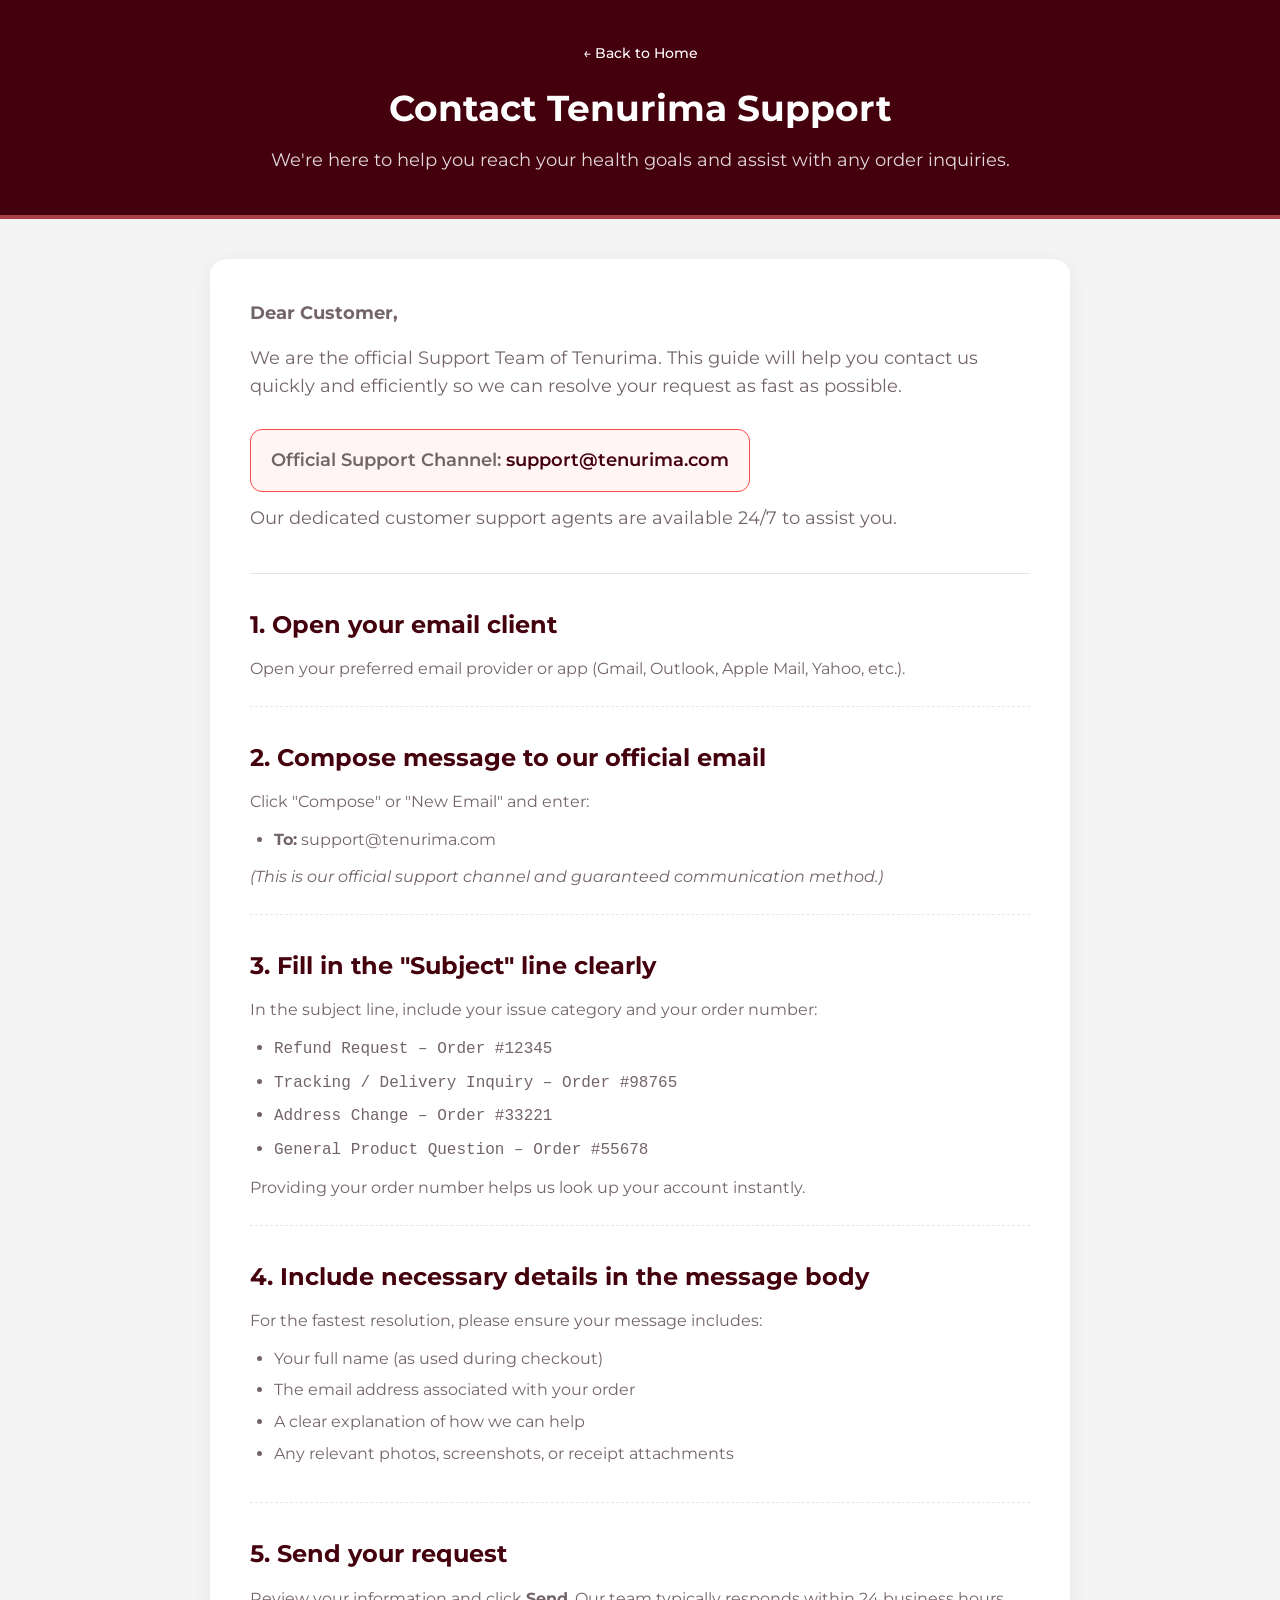
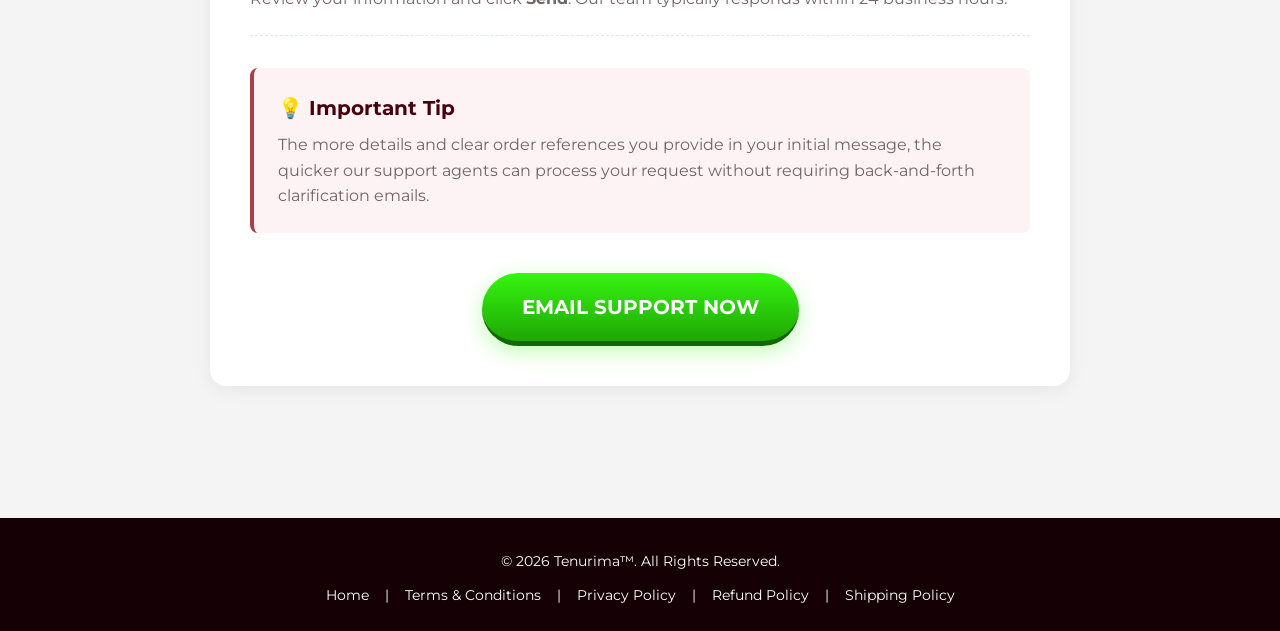
<file: contact.html>
<!DOCTYPE html>
<html lang="en">
<head>
  <meta charset="UTF-8">
  <meta name="viewport" content="width=device-width, initial-scale=1.0">
  <title>Tenurima™ — Contact Us</title>
  <link rel="shortcut icon" href="images/favicon.png" type="image/x-icon">
  <link rel="preconnect" href="https://fonts.googleapis.com">
  <link rel="preconnect" href="https://fonts.gstatic.com" crossorigin>
  <link href="https://fonts.googleapis.com/css2?family=Montserrat:wght@400;500;600;700&display=swap" rel="stylesheet">
  
  <link rel="stylesheet" href="css/contact.css">
</head>
<body>

  <header>
    <div class="header-container">
      <a href="index.html" class="back-home">&larr; Back to Home</a>
      <h1>Contact Tenurima Support</h1>
      <p>We're here to help you reach your health goals and assist with any order inquiries.</p>
    </div>
  </header>

  <main>
    <div class="contact-card">
      <div class="intro-block">
        <p><strong>Dear Customer,</strong></p>
        <p>
          We are the official Support Team of Tenurima. This guide will help you contact us quickly and efficiently so we can resolve your request as fast as possible.
        </p>
        <div class="email-highlight">
          Official Support Channel: <a href="mailto:support@tenurima.com">support@tenurima.com</a>
        </div>
        <p>Our dedicated customer support agents are available 24/7 to assist you.</p>
      </div>

      <div class="step-item">
        <h2 class="step-title">1. Open your email client</h2>
        <div class="step-content">
          <p>Open your preferred email provider or app (Gmail, Outlook, Apple Mail, Yahoo, etc.).</p>
        </div>
      </div>

      <div class="step-item">
        <h2 class="step-title">2. Compose message to our official email</h2>
        <div class="step-content">
          <p>Click "Compose" or "New Email" and enter:</p>
          <ul>
            <li><strong>To:</strong> support@tenurima.com</li>
          </ul>
          <p><em>(This is our official support channel and guaranteed communication method.)</em></p>
        </div>
      </div>

      <div class="step-item">
        <h2 class="step-title">3. Fill in the "Subject" line clearly</h2>
        <div class="step-content">
          <p>In the subject line, include your issue category and your order number:</p>
          <ul>
            <li><code>Refund Request – Order #12345</code></li>
            <li><code>Tracking / Delivery Inquiry – Order #98765</code></li>
            <li><code>Address Change – Order #33221</code></li>
            <li><code>General Product Question – Order #55678</code></li>
          </ul>
          <p>Providing your order number helps us look up your account instantly.</p>
        </div>
      </div>

      <div class="step-item">
        <h2 class="step-title">4. Include necessary details in the message body</h2>
        <div class="step-content">
          <p>For the fastest resolution, please ensure your message includes:</p>
          <ul>
            <li>Your full name (as used during checkout)</li>
            <li>The email address associated with your order</li>
            <li>A clear explanation of how we can help</li>
            <li>Any relevant photos, screenshots, or receipt attachments</li>
          </ul>
        </div>
      </div>

      <div class="step-item">
        <h2 class="step-title">5. Send your request</h2>
        <div class="step-content">
          <p>Review your information and click <strong>Send</strong>. Our team typically responds within 24 business hours.</p>
        </div>
      </div>

      <div class="tip-box">
        <h3>💡 Important Tip</h3>
        <p>
          The more details and clear order references you provide in your initial message, the quicker our support agents can process your request without requiring back-and-forth clarification emails.
        </p>
      </div>

      <div class="cta-container">
        <a href="mailto:support@tenurima.com" class="btn-support">Email Support Now</a>
      </div>
    </div>
  </main>

  <footer>
    <p>&copy; 2026 Tenurima™. All Rights Reserved.</p>
    <p class="footer-nav">
      <a href="index.html">Home</a> |
      <a href="terms.html">Terms &amp; Conditions</a> |
      <a href="privacy.html">Privacy Policy</a> |
      <a href="refund.html">Refund Policy</a> |
      <a href="shipping.html">Shipping Policy</a>
    </p>
  </footer>

</body>
</html>
</file>
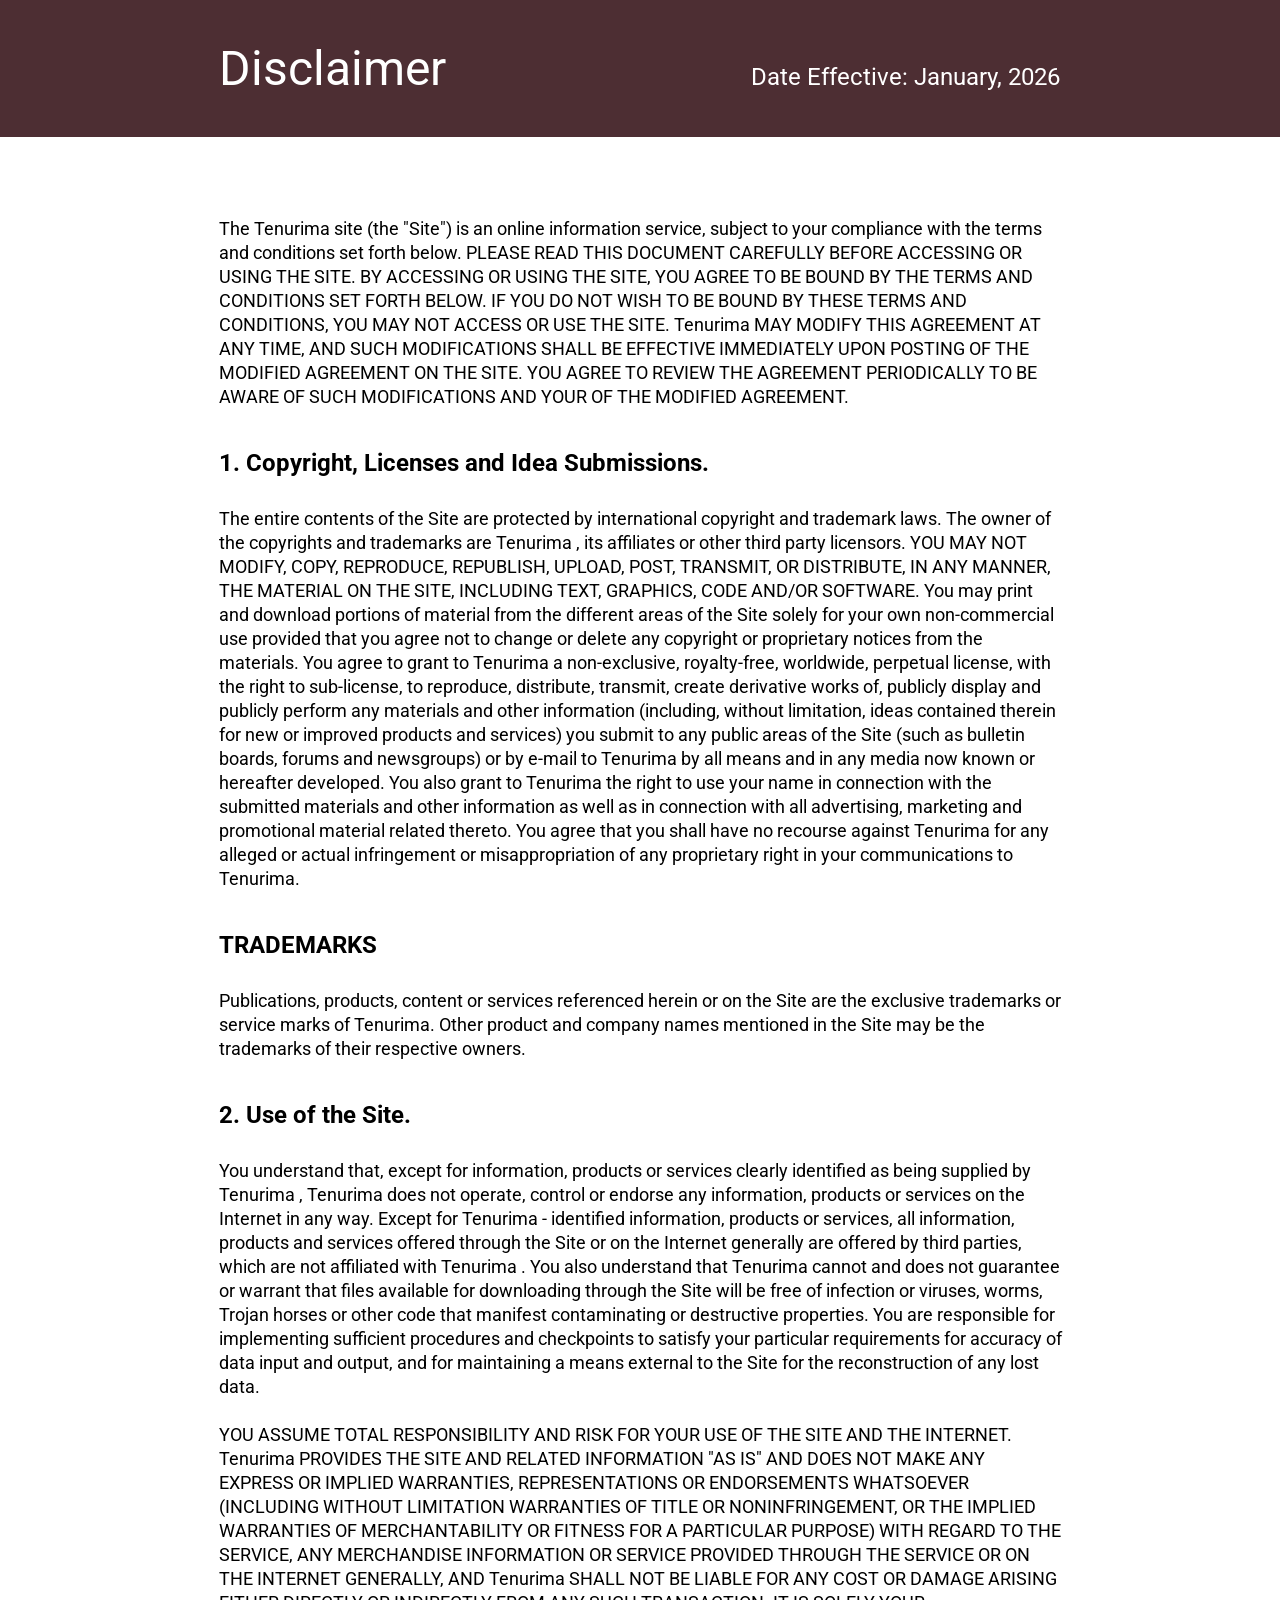
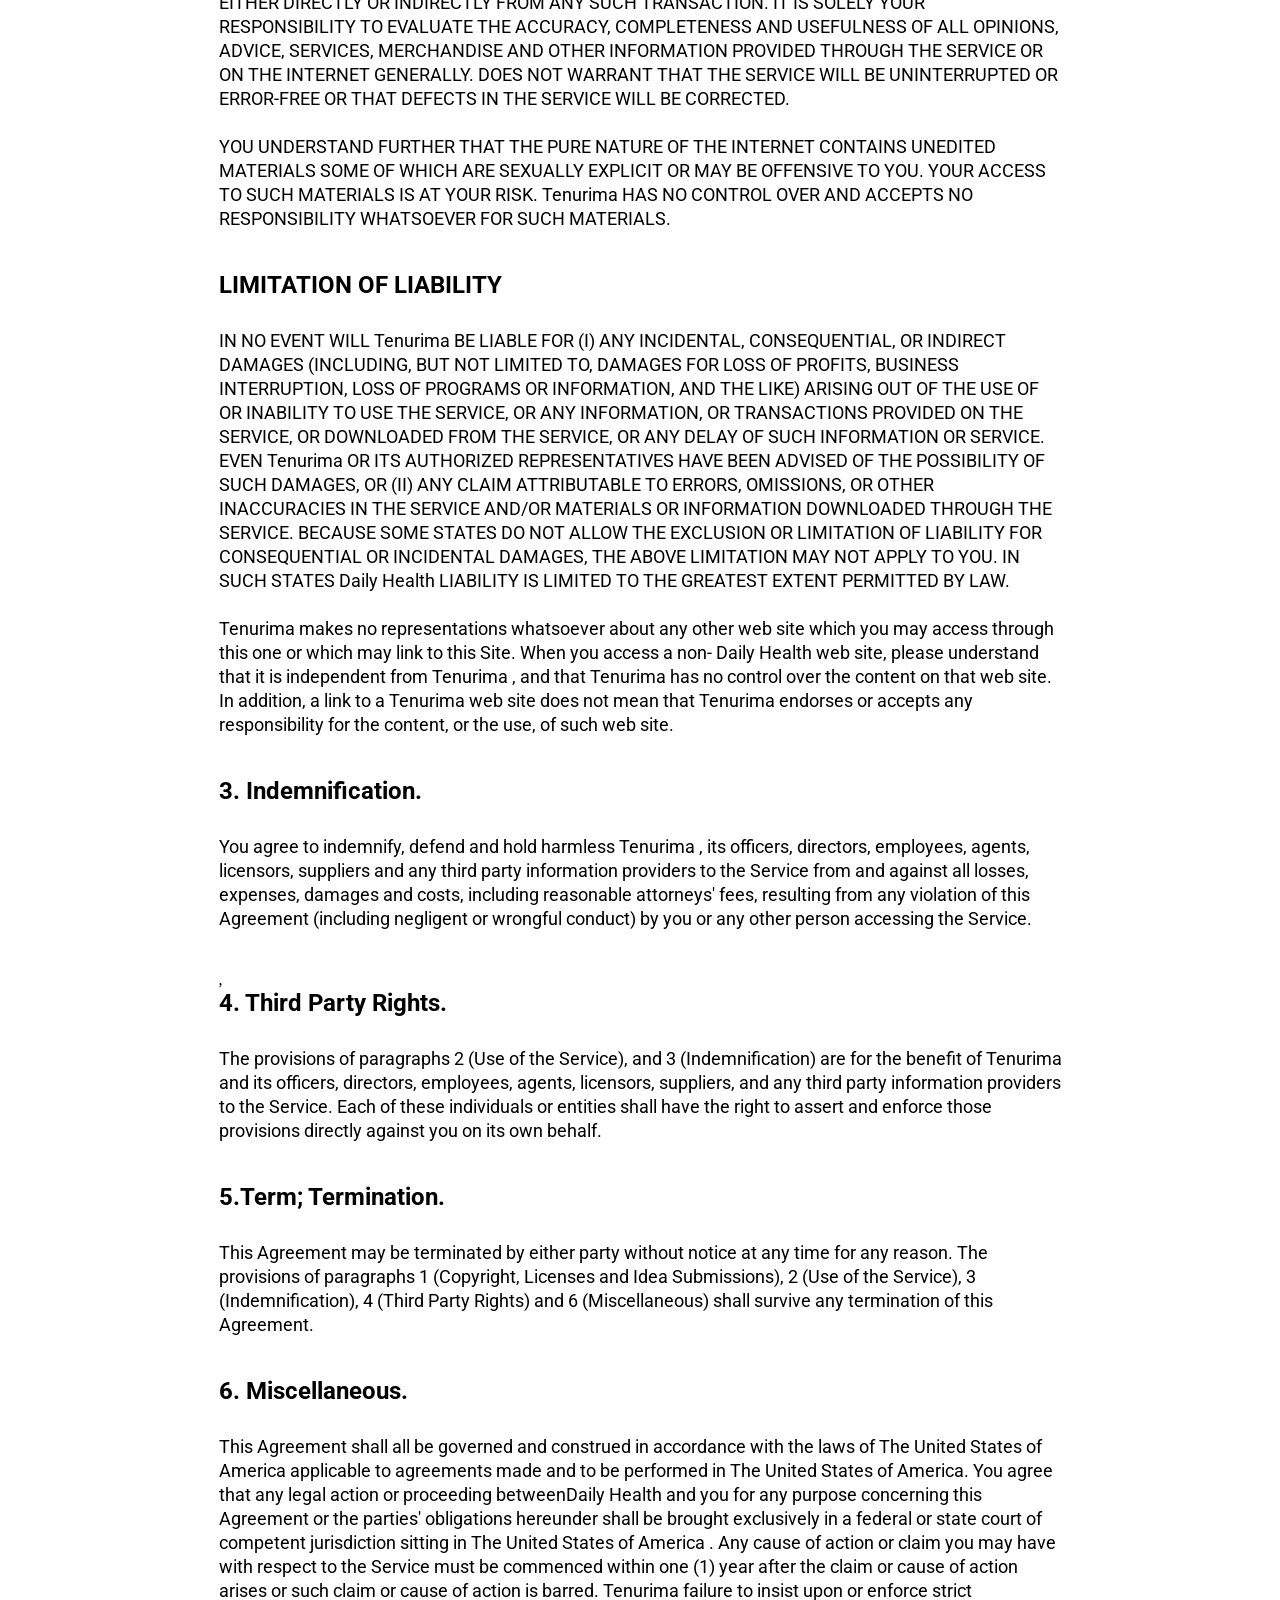
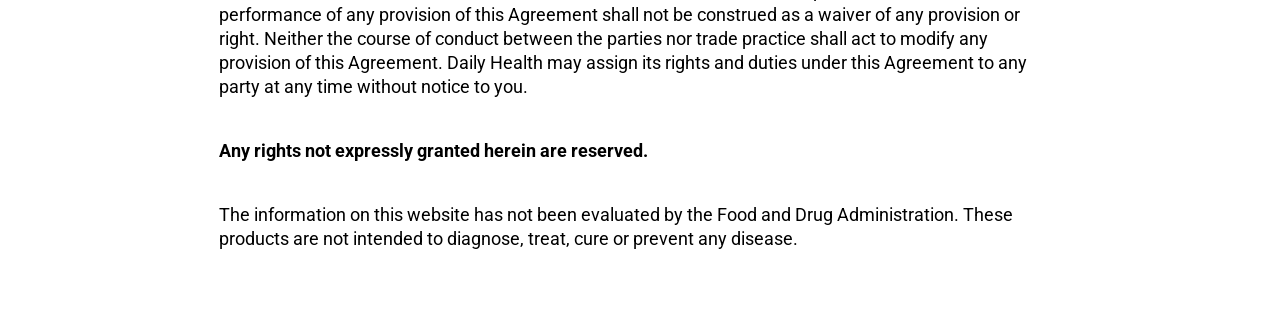
<file: disclaimer.html>
<!DOCTYPE html>
<!-- saved from url=(0036)https://tenurima.com/disclaimer.html -->
<html lang="en" dir="ltr"><head><meta http-equiv="Content-Type" content="text/html; charset=UTF-8">
    

    <meta name="viewport" content="width=device-width,initial-scale=1">
    <link rel="icon" href="https://tenurima.com/vsl-c/assets/img/Favicon_4.png">
    <title>Disclaimer</title>

    
      <link rel="stylesheet" href="css/institutional.css">
  </head>

  <body cz-shortcut-listen="true">
    <!-- Google Tag Manager (noscript) -->
    <noscript><iframe
        src="https://www.googletagmanager.com/ns.html?id=GTM-58RSJ6GT"
        height="0"
        width="0"
        class="visually-hidden"
      ></iframe
    ></noscript>
    <!-- End Google Tag Manager (noscript) -->

    <div class="banner">
      <div class="container row">
        <h1>Disclaimer</h1>
        <h2>Date Effective: January, 2026</h2>
      </div>
    </div>
    <div class="container">
      <!-- <h2>Connect With Our Customer Success Team</h2> -->
      <p>
        The Tenurima site (the "Site") is an online information service, subject to your compliance with the terms and conditions set forth below. PLEASE READ THIS DOCUMENT CAREFULLY BEFORE ACCESSING OR USING THE SITE. BY ACCESSING OR USING THE SITE, YOU AGREE TO BE BOUND BY THE TERMS AND CONDITIONS SET FORTH BELOW. IF YOU DO NOT WISH TO BE BOUND BY THESE TERMS AND CONDITIONS, YOU MAY NOT ACCESS OR USE THE SITE. Tenurima MAY MODIFY THIS AGREEMENT AT ANY TIME, AND SUCH MODIFICATIONS SHALL BE EFFECTIVE IMMEDIATELY UPON POSTING OF THE MODIFIED AGREEMENT ON THE SITE. YOU AGREE TO REVIEW THE AGREEMENT PERIODICALLY TO BE AWARE OF SUCH MODIFICATIONS AND YOUR OF THE MODIFIED AGREEMENT. 
      </p>

      <h2>1. Copyright, Licenses and Idea Submissions.</h2>
      <p>
        The entire contents of the Site are protected by international copyright and trademark laws. The owner of the copyrights and trademarks are Tenurima , its affiliates or other third party licensors. YOU MAY NOT MODIFY, COPY, REPRODUCE, REPUBLISH, UPLOAD, POST, TRANSMIT, OR DISTRIBUTE, IN ANY MANNER, THE MATERIAL ON THE SITE, INCLUDING TEXT, GRAPHICS, CODE AND/OR SOFTWARE. You may print and download portions of material from the different areas of the Site solely for your own non-commercial use provided that you agree not to change or delete any copyright or proprietary notices from the materials. You agree to grant to Tenurima a non-exclusive, royalty-free, worldwide, perpetual license, with the right to sub-license, to reproduce, distribute, transmit, create derivative works of, publicly display and publicly perform any materials and other information (including, without limitation, ideas contained therein for new or improved products and services) you submit to any public areas of the Site (such as bulletin boards, forums and newsgroups) or by e-mail to Tenurima by all means and in any media now known or hereafter developed. You also grant to Tenurima the right to use your name in connection with the submitted materials and other information as well as in connection with all advertising, marketing and promotional material related thereto. You agree that you shall have no recourse against Tenurima for any alleged or actual infringement or misappropriation of any proprietary right in your communications to Tenurima. 
        </p>

        <h2>TRADEMARKS</h2>
        <p>
        Publications, products, content or services referenced herein or on the Site are the exclusive trademarks or service marks of Tenurima. Other product and company names mentioned in the Site may be the trademarks of their respective owners. 
        </p>

        <h2>2. Use of the Site.</h2>
        <p>
        You understand that, except for information, products or services clearly identified as being supplied by Tenurima , Tenurima does not operate, control or endorse any      information, products or services on the Internet in any way. Except for Tenurima - identified information, products or services, all information, products and services offered        through the Site or on the Internet generally are offered by third parties, which are not affiliated with Tenurima . You also understand that Tenurima cannot and does not     guarantee or warrant that files available for downloading through the Site will be free of infection or viruses, worms, Trojan horses or other code that manifest contaminating    or destructive properties. You are responsible for implementing sufficient procedures and checkpoints to satisfy your particular requirements for accuracy of data input and      output, and for maintaining a means external to the Site for the reconstruction of any lost data.
        <br>
        <br>
        YOU ASSUME TOTAL RESPONSIBILITY AND RISK FOR YOUR USE OF THE SITE AND THE INTERNET. Tenurima PROVIDES THE SITE AND RELATED INFORMATION "AS IS" AND DOES NOT MAKE ANY EXPRESS OR         IMPLIED WARRANTIES, REPRESENTATIONS OR ENDORSEMENTS WHATSOEVER (INCLUDING WITHOUT LIMITATION WARRANTIES OF TITLE OR NONINFRINGEMENT, OR THE IMPLIED WARRANTIES OF       MERCHANTABILITY OR FITNESS FOR A PARTICULAR PURPOSE) WITH REGARD TO THE SERVICE, ANY MERCHANDISE INFORMATION OR SERVICE PROVIDED THROUGH THE SERVICE OR ON THE INTERNET     GENERALLY, AND Tenurima SHALL NOT BE LIABLE FOR ANY COST OR DAMAGE ARISING EITHER DIRECTLY OR INDIRECTLY FROM ANY SUCH TRANSACTION. IT IS SOLELY YOUR RESPONSIBILITY TO EVALUATE      THE ACCURACY, COMPLETENESS AND USEFULNESS OF ALL OPINIONS, ADVICE, SERVICES, MERCHANDISE AND OTHER INFORMATION PROVIDED THROUGH THE SERVICE OR ON THE INTERNET GENERALLY. DOES      NOT WARRANT THAT THE SERVICE WILL BE UNINTERRUPTED OR ERROR-FREE OR THAT DEFECTS IN THE SERVICE WILL BE CORRECTED.
        <br>
        <br>
        YOU UNDERSTAND FURTHER THAT THE PURE NATURE OF THE INTERNET CONTAINS UNEDITED MATERIALS SOME OF WHICH ARE SEXUALLY EXPLICIT OR MAY BE OFFENSIVE TO YOU. YOUR ACCESS TO SUCH         MATERIALS IS AT YOUR RISK. Tenurima HAS NO CONTROL OVER AND ACCEPTS NO RESPONSIBILITY WHATSOEVER FOR SUCH MATERIALS.
        </p>

    <h2>LIMITATION OF LIABILITY</h2>
    <p>
        IN NO EVENT WILL Tenurima BE LIABLE FOR (I) ANY INCIDENTAL, CONSEQUENTIAL, OR INDIRECT DAMAGES (INCLUDING, BUT NOT LIMITED TO, DAMAGES FOR LOSS OF PROFITS, BUSINESS        INTERRUPTION, LOSS OF PROGRAMS OR INFORMATION, AND THE LIKE) ARISING OUT OF THE USE OF OR INABILITY TO USE THE SERVICE, OR ANY INFORMATION, OR TRANSACTIONS PROVIDED ON THE     SERVICE, OR DOWNLOADED FROM THE SERVICE, OR ANY DELAY OF SUCH INFORMATION OR SERVICE. EVEN Tenurima OR ITS AUTHORIZED REPRESENTATIVES HAVE BEEN ADVISED OF THE POSSIBILITY OF    SUCH DAMAGES, OR (II) ANY CLAIM ATTRIBUTABLE TO ERRORS, OMISSIONS, OR OTHER INACCURACIES IN THE SERVICE AND/OR MATERIALS OR INFORMATION DOWNLOADED THROUGH THE SERVICE. BECAUSE   SOME STATES DO NOT ALLOW THE EXCLUSION OR LIMITATION OF LIABILITY FOR CONSEQUENTIAL OR INCIDENTAL DAMAGES, THE ABOVE LIMITATION MAY NOT APPLY TO YOU. IN SUCH STATES Daily       Health LIABILITY IS LIMITED TO THE GREATEST EXTENT PERMITTED BY LAW.
        <br>
        <br>
        Tenurima makes no representations whatsoever about any other web site which you may access through this one or which may link to this Site. When you access a non- Daily Health         web site, please understand that it is independent from Tenurima , and that Tenurima has no control over the content on that web site. In addition, a link to a Tenurima web        site does not mean that Tenurima endorses or accepts any responsibility for the content, or the use, of such web site.
    </p>

    <h2>3. Indemnification.</h2>
    <p>
You agree to indemnify, defend and hold harmless Tenurima , its officers, directors, employees, agents, licensors, suppliers and any third party information providers to the Service from and against all losses, expenses, damages and costs, including reasonable attorneys' fees, resulting from any violation of this Agreement (including negligent or wrongful conduct) by you or any other person accessing the Service. 
    </p>,

    <h2>4. Third Party Rights.</h2>
    <p>
The provisions of paragraphs 2 (Use of the Service), and 3 (Indemnification) are for the benefit of Tenurima and its officers, directors, employees, agents, licensors, suppliers, and any third party information providers to the Service. Each of these individuals or entities shall have the right to assert and enforce those provisions directly against you on its own behalf. 
    </p>

    <h2>5.Term; Termination.</h2>
    <p>
This Agreement may be terminated by either party without notice at any time for any reason. The provisions of paragraphs 1 (Copyright, Licenses and Idea Submissions), 2 (Use of the Service), 3 (Indemnification), 4 (Third Party Rights) and 6 (Miscellaneous) shall survive any termination of this Agreement. 
    </p>

    <h2>6. Miscellaneous.</h2>
    <p>
This Agreement shall all be governed and construed in accordance with the laws of The United States of America applicable to agreements made and to be performed in The United States of America. You agree that any legal action or proceeding betweenDaily Health and you for any purpose concerning this Agreement or the parties' obligations hereunder shall be brought exclusively in a federal or state court of competent jurisdiction sitting in The United States of America . Any cause of action or claim you may have with respect to the Service must be commenced within one (1) year after the claim or cause of action arises or such claim or cause of action is barred. Tenurima failure to insist upon or enforce strict performance of any provision of this Agreement shall not be construed as a waiver of any provision or right. Neither the course of conduct between the parties nor trade practice shall act to modify any provision of this Agreement. Daily Health may assign its rights and duties under this Agreement to any party at any time without notice to you. 
    </p>


      <p><strong>Any rights not expressly granted herein are reserved.</strong></p>
      <p>The information on this website has not been evaluated by the Food and Drug Administration. These products are not intended to diagnose, treat, cure or prevent any disease.</p>
      <br>

    </div>
  

</body></html>
</file>
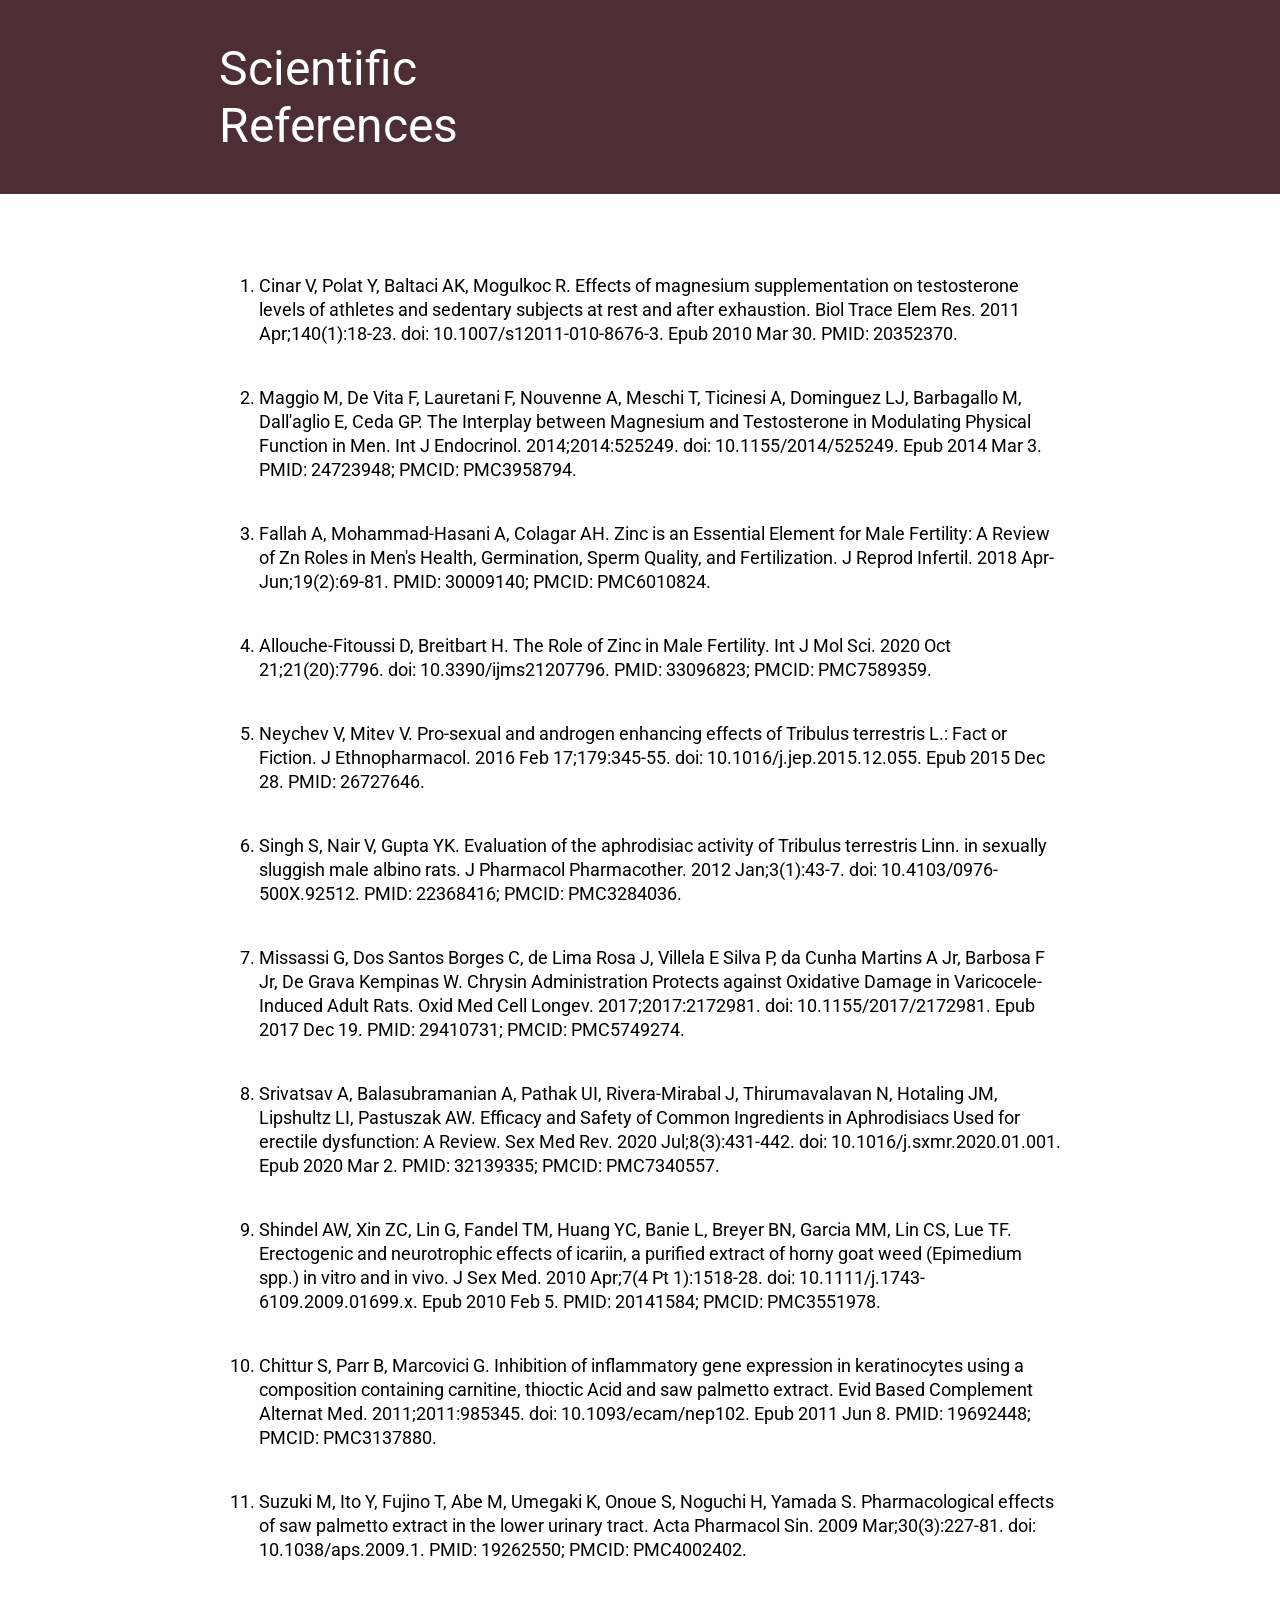
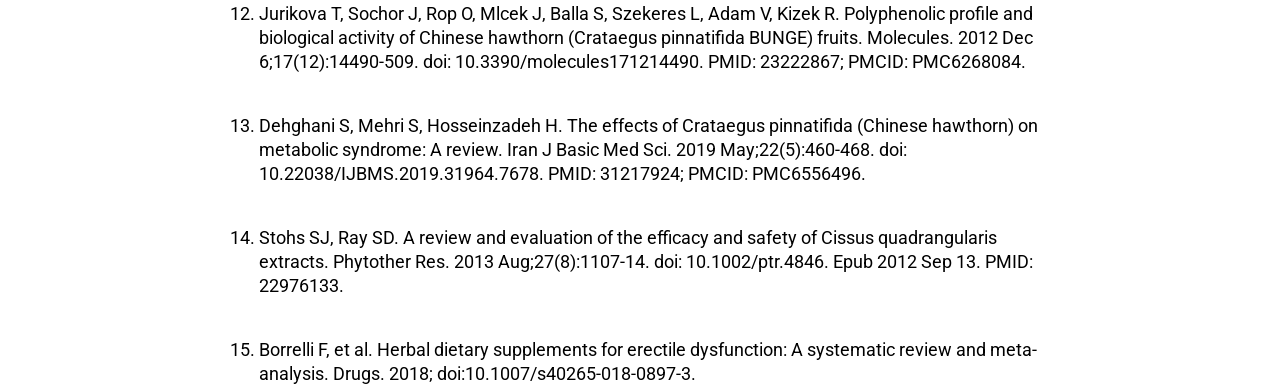
<file: reference.html>
<!DOCTYPE html>
<!-- saved from url=(0035)https://tenurima.com/reference.html -->
<html lang="en" dir="ltr"><head><meta http-equiv="Content-Type" content="text/html; charset=UTF-8">
    
    <meta name="viewport" content="width=device-width,initial-scale=1">
    <link rel="icon" href="https://tenurima.com/vsl-c/assets/img/Favicon_4.png">
    <title>References</title>

    
      <link rel="stylesheet" href="css/institutional.css">
  </head>

  <body cz-shortcut-listen="true">
    <div class="banner">
      <div class="container row">
        <h1>Scientific References</h1>
      </div>
    </div>
    <div class="container">
      <ol>
        <li>
          Cinar V, Polat Y, Baltaci AK, Mogulkoc R. Effects of magnesium
          supplementation on testosterone levels of athletes and sedentary
          subjects at rest and after exhaustion. Biol Trace Elem Res. 2011
          Apr;140(1):18-23. doi: 10.1007/s12011-010-8676-3. Epub 2010 Mar 30.
          PMID: 20352370.
        </li>
        <li>
          Maggio M, De Vita F, Lauretani F, Nouvenne A, Meschi T, Ticinesi A,
          Dominguez LJ, Barbagallo M, Dall'aglio E, Ceda GP. The Interplay
          between Magnesium and Testosterone in Modulating Physical Function in
          Men. Int J Endocrinol. 2014;2014:525249. doi: 10.1155/2014/525249.
          Epub 2014 Mar 3. PMID: 24723948; PMCID: PMC3958794.
        </li>
        <li>
          Fallah A, Mohammad-Hasani A, Colagar AH. Zinc is an Essential Element
          for Male Fertility: A Review of Zn Roles in Men's Health,
          Germination, Sperm Quality, and Fertilization. J Reprod Infertil. 2018
          Apr-Jun;19(2):69-81. PMID: 30009140; PMCID: PMC6010824.
        </li>
        <li>
          Allouche-Fitoussi D, Breitbart H. The Role of Zinc in Male Fertility.
          Int J Mol Sci. 2020 Oct 21;21(20):7796. doi: 10.3390/ijms21207796.
          PMID: 33096823; PMCID: PMC7589359.
        </li>
        <li>
          Neychev V, Mitev V. Pro-sexual and androgen enhancing effects of
          Tribulus terrestris L.: Fact or Fiction. J Ethnopharmacol. 2016 Feb
          17;179:345-55. doi: 10.1016/j.jep.2015.12.055. Epub 2015 Dec 28. PMID:
          26727646.
        </li>
        <li>
          Singh S, Nair V, Gupta YK. Evaluation of the aphrodisiac activity of
          Tribulus terrestris Linn. in sexually sluggish male albino rats. J
          Pharmacol Pharmacother. 2012 Jan;3(1):43-7. doi:
          10.4103/0976-500X.92512. PMID: 22368416; PMCID: PMC3284036.
        </li>
        <li>
          Missassi G, Dos Santos Borges C, de Lima Rosa J, Villela E Silva P, da
          Cunha Martins A Jr, Barbosa F Jr, De Grava Kempinas W. Chrysin
          Administration Protects against Oxidative Damage in Varicocele-Induced
          Adult Rats. Oxid Med Cell Longev. 2017;2017:2172981. doi:
          10.1155/2017/2172981. Epub 2017 Dec 19. PMID: 29410731; PMCID:
          PMC5749274.
        </li>
        <li>
          Srivatsav A, Balasubramanian A, Pathak UI, Rivera-Mirabal J,
          Thirumavalavan N, Hotaling JM, Lipshultz LI, Pastuszak AW. Efficacy
          and Safety of Common Ingredients in Aphrodisiacs Used for erectile
          dysfunction: A Review. Sex Med Rev. 2020 Jul;8(3):431-442. doi:
          10.1016/j.sxmr.2020.01.001. Epub 2020 Mar 2. PMID: 32139335; PMCID:
          PMC7340557.
        </li>
        <li>
          Shindel AW, Xin ZC, Lin G, Fandel TM, Huang YC, Banie L, Breyer BN,
          Garcia MM, Lin CS, Lue TF. Erectogenic and neurotrophic effects of
          icariin, a purified extract of horny goat weed (Epimedium spp.) in
          vitro and in vivo. J Sex Med. 2010 Apr;7(4 Pt 1):1518-28. doi:
          10.1111/j.1743-6109.2009.01699.x. Epub 2010 Feb 5. PMID: 20141584;
          PMCID: PMC3551978.
        </li>
        <li>
          Chittur S, Parr B, Marcovici G. Inhibition of inflammatory gene
          expression in keratinocytes using a composition containing carnitine,
          thioctic Acid and saw palmetto extract. Evid Based Complement Alternat
          Med. 2011;2011:985345. doi: 10.1093/ecam/nep102. Epub 2011 Jun 8.
          PMID: 19692448; PMCID: PMC3137880.
        </li>
        <li>
          Suzuki M, Ito Y, Fujino T, Abe M, Umegaki K, Onoue S, Noguchi H,
          Yamada S. Pharmacological effects of saw palmetto extract in the lower
          urinary tract. Acta Pharmacol Sin. 2009 Mar;30(3):227-81. doi:
          10.1038/aps.2009.1. PMID: 19262550; PMCID: PMC4002402.
        </li>
        <li>
          Jurikova T, Sochor J, Rop O, Mlcek J, Balla S, Szekeres L, Adam V,
          Kizek R. Polyphenolic profile and biological activity of Chinese
          hawthorn (Crataegus pinnatifida BUNGE) fruits. Molecules. 2012 Dec
          6;17(12):14490-509. doi: 10.3390/molecules171214490. PMID: 23222867;
          PMCID: PMC6268084.
        </li>
        <li>
          Dehghani S, Mehri S, Hosseinzadeh H. The effects of Crataegus
          pinnatifida (Chinese hawthorn) on metabolic syndrome: A review. Iran J
          Basic Med Sci. 2019 May;22(5):460-468. doi:
          10.22038/IJBMS.2019.31964.7678. PMID: 31217924; PMCID: PMC6556496.
        </li>
        <li>
          Stohs SJ, Ray SD. A review and evaluation of the efficacy and safety
          of Cissus quadrangularis extracts. Phytother Res. 2013
          Aug;27(8):1107-14. doi: 10.1002/ptr.4846. Epub 2012 Sep 13. PMID:
          22976133.
        </li>
        <li>
          Borrelli F, et al. Herbal dietary supplements for erectile
          dysfunction: A systematic review and meta-analysis. Drugs. 2018;
          doi:10.1007/s40265-018-0897-3.
        </li>
      </ol>
    </div>
  
</body></html>
</file>
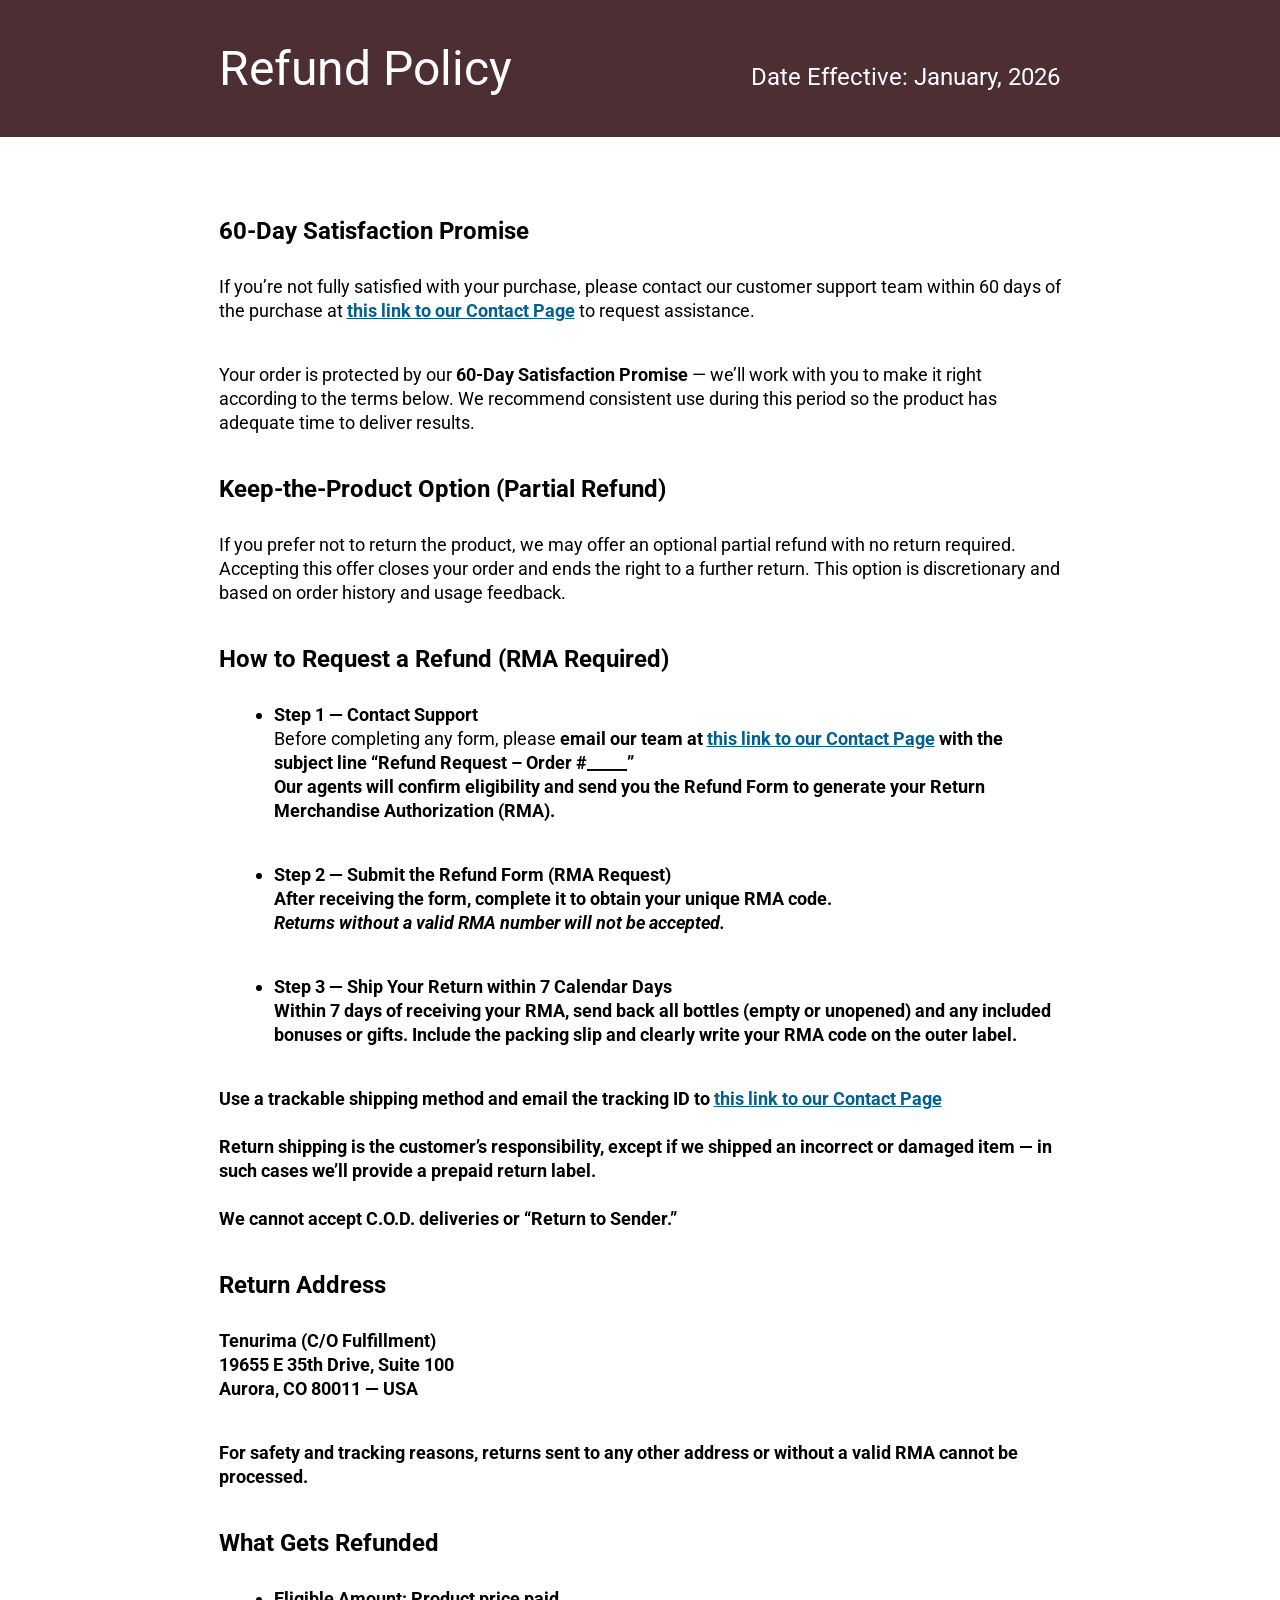
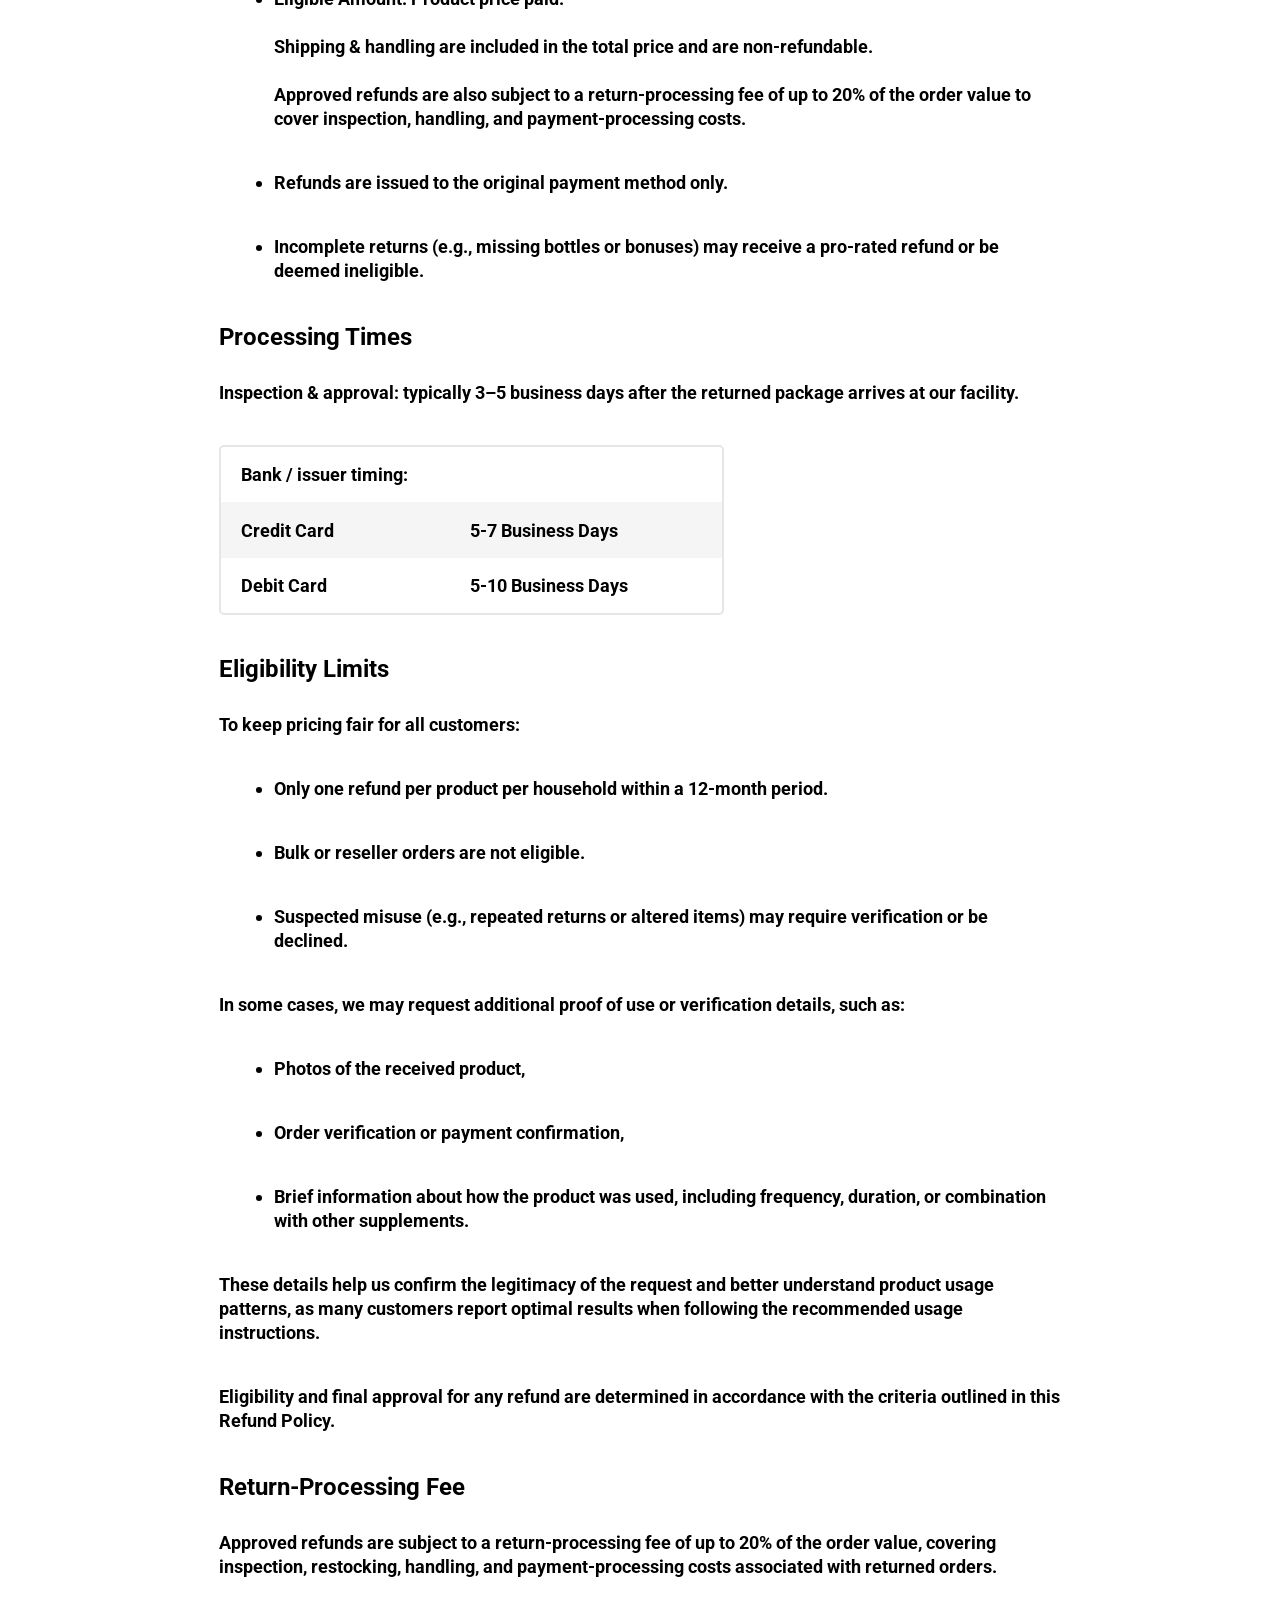
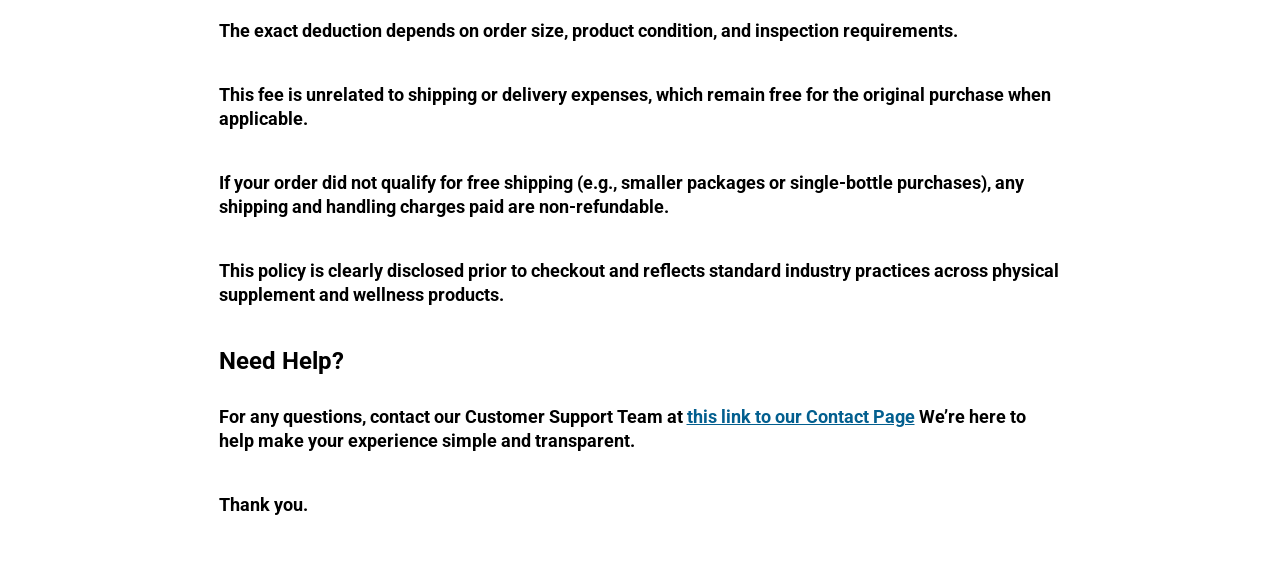
<file: refund.html>
<!DOCTYPE html>
<!-- saved from url=(0032)https://tenurima.com/refund.html -->
<html lang="en" dir="ltr"><head><meta http-equiv="Content-Type" content="text/html; charset=UTF-8">
    

    <meta name="viewport" content="width=device-width,initial-scale=1">
    <link rel="icon" href="https://tenurima.com/vsl-c/assets/img/Favicon_4.png">
    <title>Refund Policy</title>

    
      <link rel="stylesheet" href="css/institutional.css">
  </head>

  <body cz-shortcut-listen="true">
    <!-- Google Tag Manager (noscript) -->
    <noscript><iframe
        src="https://www.googletagmanager.com/ns.html?id=GTM-58RSJ6GT"
        height="0"
        width="0"
        class="visually-hidden"
      ></iframe
    ></noscript>
    <!-- End Google Tag Manager (noscript) -->

    <div class="banner">
      <div class="container row">
        <h1>Refund Policy</h1>
        <h2>Date Effective: January, 2026</h2>
      </div>
    </div>
    <div class="container">
      <h2>60-Day Satisfaction Promise</h2>
      <p>
        If you’re not fully satisfied with your purchase, please contact our customer support 
        team within 60 days of the purchase at <b><a href="https://tenurima.com/contact.html" class="legal-link">this link to our Contact Page</a></b> to request assistance.
      </p>
      <p>
        Your order is protected by our <b>60-Day Satisfaction Promise</b> — we’ll work with you to make 
        it right according to the terms below. We recommend consistent use during this period so the 
        product has adequate time to deliver results.
      </p>
      <h2>Keep-the-Product Option (Partial Refund)</h2>
      <p>
        If you prefer not to return the product, we may offer an optional partial refund with 
        no return required. Accepting this offer closes your order and ends the right to a further return.
        This option is discretionary and based on order history and usage feedback.
      </p>
      
      <h2>How to Request a Refund (RMA Required)</h2>
      <ul>
        <li>
          <b>Step 1 — Contact Support</b><br>  
          Before completing any form, please <b>email our team at 
          <b><a href="https://tenurima.com/contact.html" class="legal-link">this link to our Contact Page</a></b> with the subject line
          “Refund Request – Order #_____”<br>
          Our agents will confirm eligibility and send you the Refund Form to generate your <b>
          Return Merchandise Authorization (RMA)</b>.
        </b></li><b>
        <li>
          <b>Step 2 — Submit the Refund Form (RMA Request)</b><br>
          After receiving the form, complete it to obtain your unique RMA code.<br>
          <i>Returns without a valid RMA number will not be accepted.</i>
        </li>
        <li>
          <b>Step 3 — Ship Your Return within 7 Calendar Days</b><br>
          Within 7 days of receiving your RMA, send back all bottles (empty or unopened) and any 
          included bonuses or gifts. Include the packing slip and clearly write your RMA code on the 
          outer label.
        </li>
      </b></ul><b>
      <p>
        Use a <b>trackable</b> shipping method and email the tracking ID to <b><a href="https://tenurima.com/contact.html" class="legal-link">this link to our Contact Page</a></b> <br><br>
        <b>Return shipping is the customer’s responsibility</b>, except if we shipped an incorrect or damaged 
        item — in such cases we’ll provide a prepaid return label.<br><br>
        We cannot accept <b>C.O.D.</b> deliveries or “Return to Sender.”
      </p>

      <h2>Return Address</h2>
      <p>
        Tenurima (C/O Fulfillment)<br>
        19655 E 35th Drive, Suite 100<br>
        Aurora, CO 80011 — USA
      </p>
      <p>
        For safety and tracking reasons, returns sent to any other address or without a valid RMA cannot 
        be processed.
      </p>

      <h2>What Gets Refunded</h2>
      <ul>
        <li>
          <b>Eligible Amount:</b> Product price paid.<br><br>
          Shipping &amp; handling are <b>included in the total price and are non-refundable.</b><br><br>
          Approved refunds are also subject to a <b>return-processing fee of up to 20% of the 
          order value</b> to cover inspection, handling, and payment-processing costs.
        </li>
        <li>
          Refunds are issued to the <b>original payment method only</b>.
        </li>
        <li>
          <b>Incomplete returns</b> (e.g., missing bottles or bonuses) may receive a pro-rated refund or 
          be deemed ineligible.
        </li>
      </ul>

      <h2>Processing Times</h2>
      <p>
        <b>Inspection &amp; approval:</b> typically 3–5 business days after the returned package arrives at our facility.

      </p>
      <div class="styled-list refund">
        <ul>
          <li>
            <p><b>Bank / issuer timing:</b></p>
          </li>
          <li>
            <p>Credit Card</p>
            <p>5-7 Business Days</p>
          </li>
          <li>
            <p>Debit Card</p>
            <p>5-10 Business Days</p>
          </li>
        </ul>
      </div>

      <h2>Eligibility Limits</h2>
      <p>
        To keep pricing fair for all customers:
      </p>
      <ul>
        <li>Only <b>one refund per product per household</b> within a 12-month period.</li>
        <li><b>Bulk or reseller orders</b> are not eligible.</li>
        <li><b>Suspected misuse</b> (e.g., repeated returns or altered items) may require verification or 
          be declined.</li>
      </ul>
      <p>
        In some cases, we may request additional proof of use or verification details, such as:
      </p>
      <ul>
        <li><b>Photos of the received product</b>,</li>
        <li><b>Order verification or payment confirmation</b>,</li>
        <li><b> Brief information about how the product was used, including frequency, duration, or
          combination with other supplements.</b></li>
      </ul>
      <p>
        These details help us confirm the legitimacy of the request and better understand product usage 
        patterns, as many customers report optimal results when following the recommended usage instructions.
      </p>
      <p>
        <b>Eligibility and final approval</b> for any refund are determined in accordance with the <b>
          criteria outlined in this Refund Policy</b>.
      </p>


      <h2>Return-Processing Fee</h2>
      <p>
        Approved refunds are subject to a return-processing fee of up to 20% of the order value, covering
        inspection, restocking, handling, and payment-processing costs associated with returned orders.
      </p>
      <p>
        The exact deduction depends on order size, product condition, and inspection requirements.
      </p>
      <p>
        This fee is unrelated to shipping or delivery expenses, which remain free for the original 
        purchase when applicable.
      </p>
      <p>
        If your order did not qualify for free shipping (e.g., smaller packages or single-bottle purchases),
        any shipping and handling charges paid are non-refundable.
      </p>
      <p>
        This policy is clearly disclosed prior to checkout and reflects standard industry practices across 
        physical supplement and wellness products.
      </p>
      <h2>Need Help?</h2>
      <p>
        For any questions, contact our Customer Support Team at <b><a href="https://tenurima.com/contact.html" class="legal-link">this link to our Contact Page</a></b>
        
        We’re here to help make your experience simple and transparent.
      </p>
      <p>Thank you.</p><br>
    </b></div><b>
  

</b></body></html>
</file>
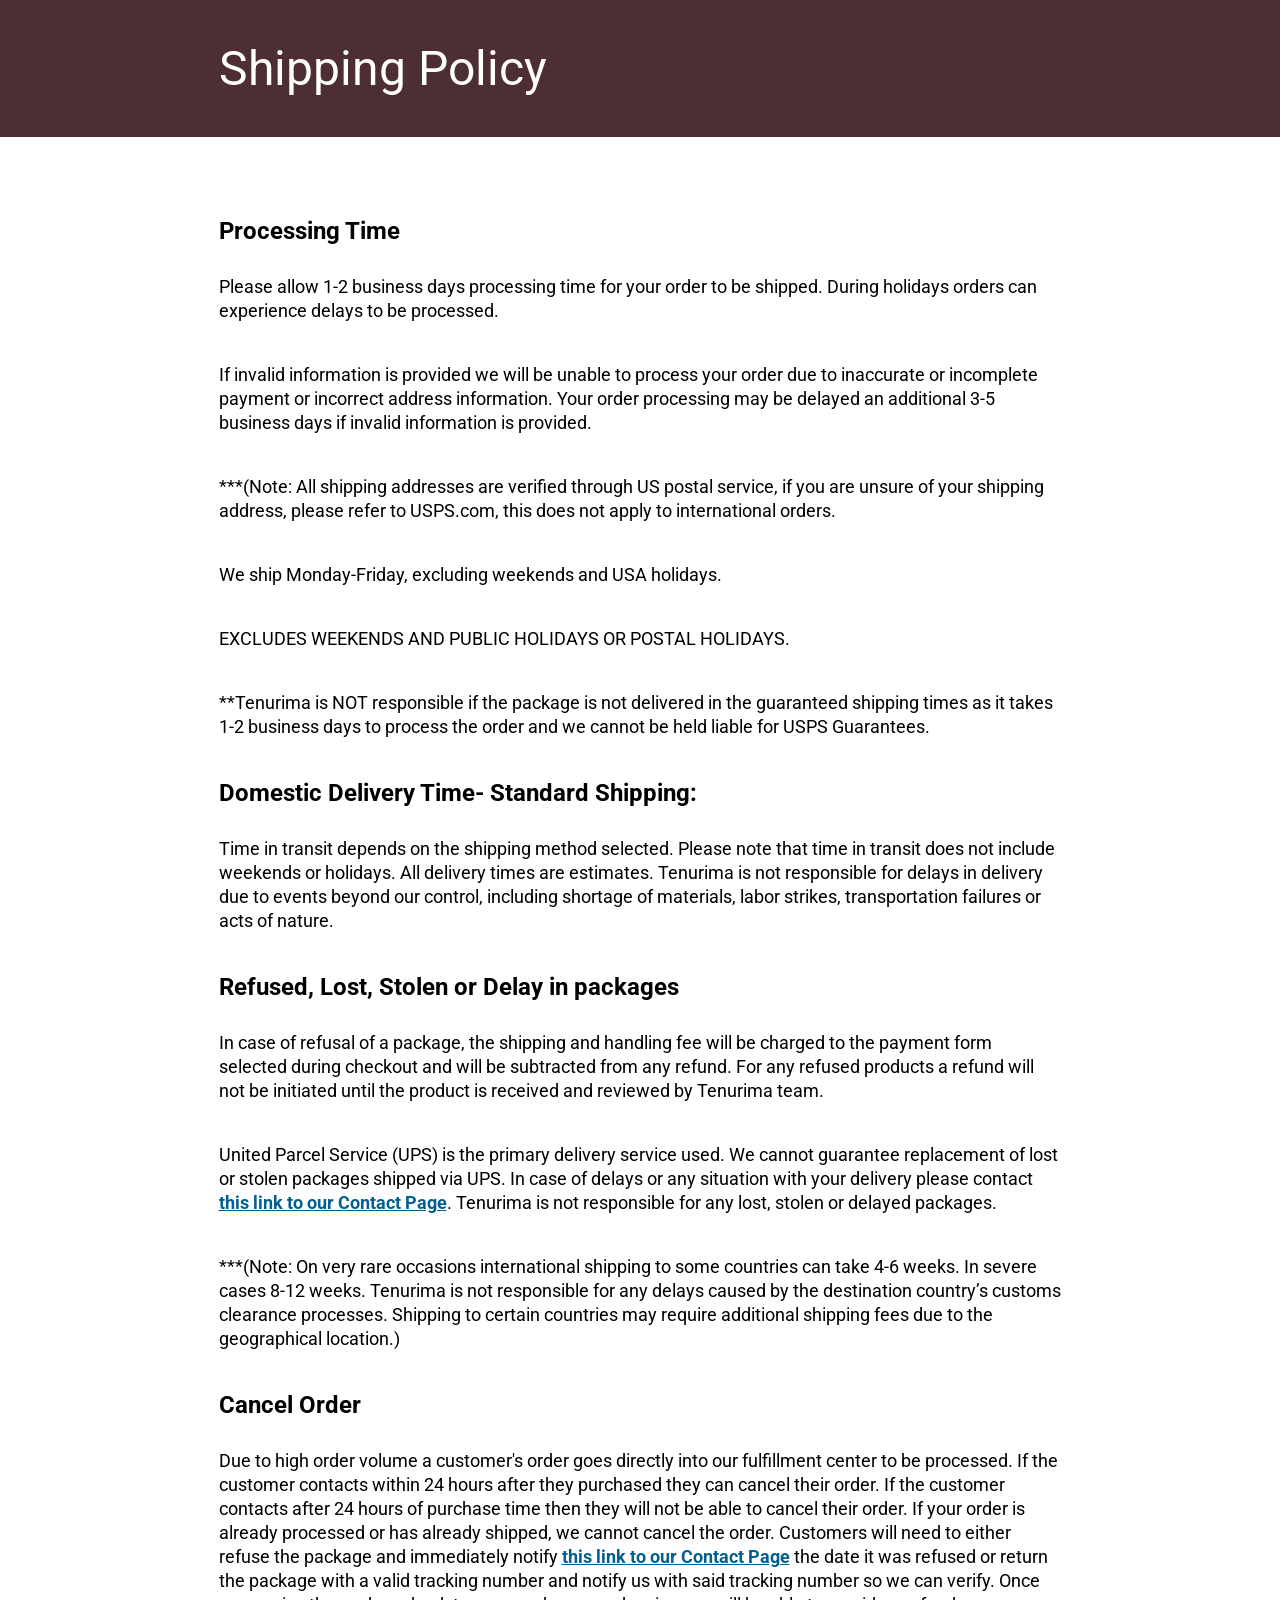
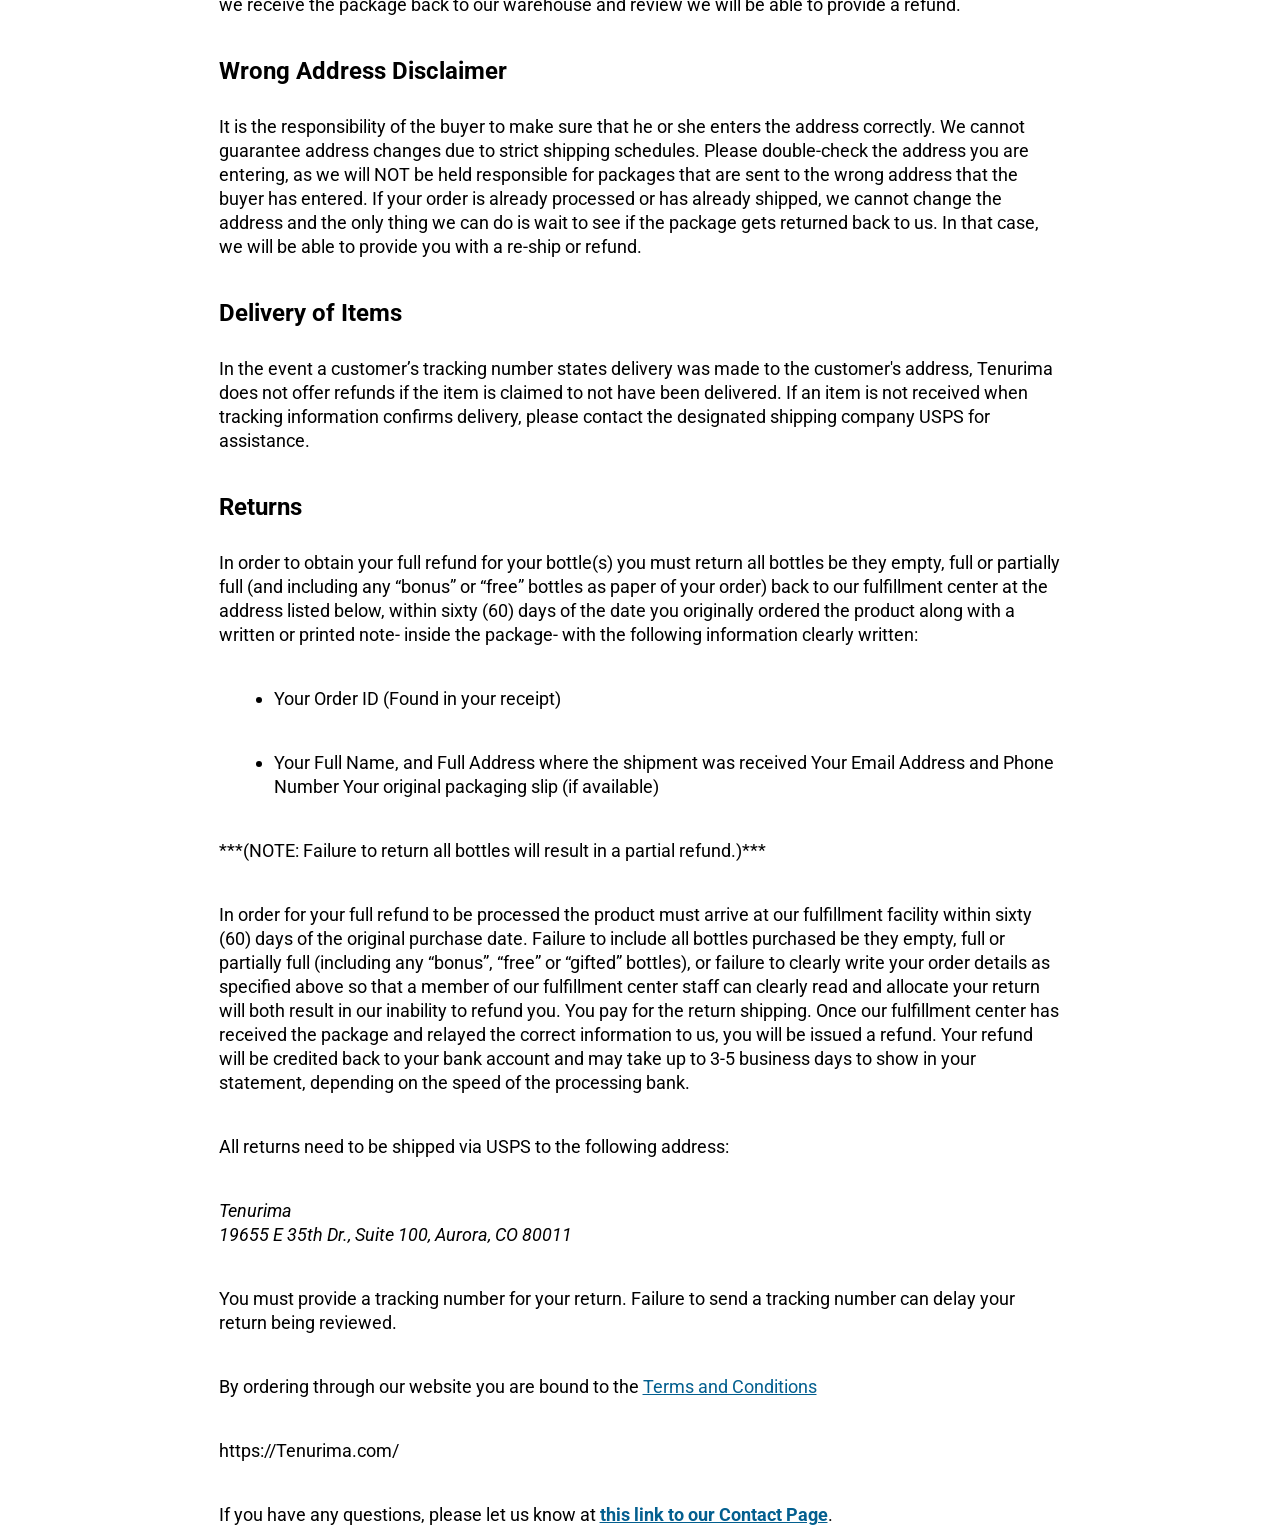
<file: shipping.html>
<!DOCTYPE html>
<!-- saved from url=(0034)https://tenurima.com/shipping.html -->
<html lang="en" dir="ltr"><head><meta http-equiv="Content-Type" content="text/html; charset=UTF-8">
    
    <meta name="viewport" content="width=device-width,initial-scale=1">
    <link rel="icon" href="https://tenurima.com/vsl-c/assets/img/Favicon_4.png">
    <title>Shipping Policy</title>

    
      <link rel="stylesheet" href="css/institutional.css">
  </head>

  <body cz-shortcut-listen="true">
    <noscript><iframe
        src="https://www.googletagmanager.com/ns.html?id=GTM-58RSJ6GT"
        height="0"
        width="0"
        class="visually-hidden"
      ></iframe
    ></noscript>
    <div class="banner">
      <div class="container row">
        <h1>Shipping Policy</h1>
      </div>
    </div>
    <div class="container">
      <h2>Processing Time</h2>
      <p>
        Please allow 1-2 business days processing time for your order to be
        shipped. During holidays orders can experience delays to be processed.
      </p>
      <p>
        If invalid information is provided we will be unable to process your
        order due to inaccurate or incomplete payment or incorrect address
        information. Your order processing may be delayed an additional 3-5
        business days if invalid information is provided.
      </p>
      <p>
        ***(Note: All shipping addresses are verified through US postal service,
        if you are unsure of your shipping address, please refer to USPS.com,
        this does not apply to international orders.
      </p>
      <p>We ship Monday-Friday, excluding weekends and USA holidays.</p>
      <p>EXCLUDES WEEKENDS AND PUBLIC HOLIDAYS OR POSTAL HOLIDAYS.</p>
      <p>
        **Tenurima is NOT responsible if the package is not delivered in the
        guaranteed shipping times as it takes 1-2 business days to process the
        order and we cannot be held liable for USPS Guarantees.
      </p>

      <h2>Domestic Delivery Time- Standard Shipping:</h2>
      <p>
        Time in transit depends on the shipping method selected. Please note
        that time in transit does not include weekends or holidays. All delivery
        times are estimates. Tenurima is not responsible for delays in delivery
        due to events beyond our control, including shortage of materials, labor
        strikes, transportation failures or acts of nature.
      </p>

      <h2>Refused, Lost, Stolen or Delay in packages</h2>
      <p>
        In case of refusal of a package, the shipping and handling fee will be
        charged to the payment form selected during checkout and will be
        subtracted from any refund. For any refused products a refund will not
        be initiated until the product is received and reviewed by Tenurima
        team.
      </p>
      <p>
        United Parcel Service (UPS) is the primary delivery service used. We
        cannot guarantee replacement of lost or stolen packages shipped via UPS.
        In case of delays or any situation with your delivery please contact
        <b><a href="https://tenurima.com/contact.html" class="legal-link">this link to our Contact Page</a></b>. Tenurima is not responsible for any lost,
        stolen or delayed packages.
      </p>
      <p>
        ***(Note: On very rare occasions international shipping to some countries
        can take 4-6 weeks. In severe cases 8-12 weeks. Tenurima is not
        responsible for any delays caused by the destination country’s customs
        clearance processes. Shipping to certain countries may require
        additional shipping fees due to the geographical location.)
      </p>

      <h2>Cancel Order</h2>
      <p>
        Due to high order volume a customer's order goes directly into our
        fulfillment center to be processed. If the customer contacts within 24
        hours after they purchased they can cancel their order. If the customer
        contacts after 24 hours of purchase time then they will not be able to
        cancel their order. If your order is already processed or has already
        shipped, we cannot cancel the order. Customers will need to either
        refuse the package and immediately notify
        <b><a href="https://tenurima.com/contact.html" class="legal-link">this link to our Contact Page</a></b> the date it was refused or return the
        package with a valid tracking number and notify us with said tracking
        number so we can verify. Once we receive the package back to our
        warehouse and review we will be able to provide a refund.
      </p>

      <h2>Wrong Address Disclaimer</h2>
      <p>
        It is the responsibility of the buyer to make sure that he or she enters
        the address correctly. We cannot guarantee address changes due to strict
        shipping schedules. Please double-check the address you are entering, as
        we will NOT be held responsible for packages that are sent to the wrong
        address that the buyer has entered. If your order is already processed
        or has already shipped, we cannot change the address and the only thing
        we can do is wait to see if the package gets returned back to us. In
        that case, we will be able to provide you with a re-ship or refund.
      </p>

      <h2>Delivery of Items</h2>
      <p>
        In the event a customer’s tracking number states delivery was made to
        the customer's address, Tenurima does not offer refunds if the item is
        claimed to not have been delivered. If an item is not received when
        tracking information confirms delivery, please contact the designated
        shipping company USPS for assistance.
      </p>

      <h2>Returns</h2>
      <p>
        In order to obtain your full refund for your bottle(s) you must return
        all bottles be they empty, full or partially full (and including any
        “bonus” or “free” bottles as paper of your order) back to our
        fulfillment center at the address listed below, within sixty (60) days
        of the date you originally ordered the product along with a written or
        printed note- inside the package- with the following information clearly
        written:
      </p>
      <ul>
        <li>Your Order ID (Found in your receipt)</li>
        <li>
          Your Full Name, and Full Address where the shipment was received Your
          Email Address and Phone Number Your original packaging slip (if
          available)
        </li>
      </ul>
      <p>
        ***(NOTE: Failure to return all bottles will result in a partial
        refund.)***
      </p>
      <p>
        In order for your full refund to be processed the product must arrive at
        our fulfillment facility within sixty (60) days of the original purchase
        date. Failure to include all bottles purchased be they empty, full or
        partially full (including any “bonus”, “free” or “gifted” bottles), or
        failure to clearly write your order details as specified above so that a
        member of our fulfillment center staff can clearly read and allocate
        your return will both result in our inability to refund you. You pay for
        the return shipping. Once our fulfillment center has received the
        package and relayed the correct information to us, you will be issued a
        refund. Your refund will be credited back to your bank account and may
        take up to 3-5 business days to show in your statement, depending on the
        speed of the processing bank.
      </p>
      <p>
        All returns need to be shipped via USPS to the following address:
      </p>
      <p>
        <em>Tenurima <br>
          19655 E 35th Dr., Suite 100, Aurora, CO 80011</em>
      </p>
      <p>
        You must provide a tracking number for your return. Failure to send a
        tracking number can delay your return being reviewed.
      </p>
      <p>
        By ordering through our website you are bound to the
        <a href="https://tenurima.com/terms.html">Terms and Conditions</a>
      </p>
      <p>https://Tenurima.com/</p>
      <p>
        If you have any questions, please let us know at
        <b><a href="https://tenurima.com/contact.html" class="legal-link">this link to our Contact Page</a></b>.
      </p>
    </div>
  
</body></html>
</file>
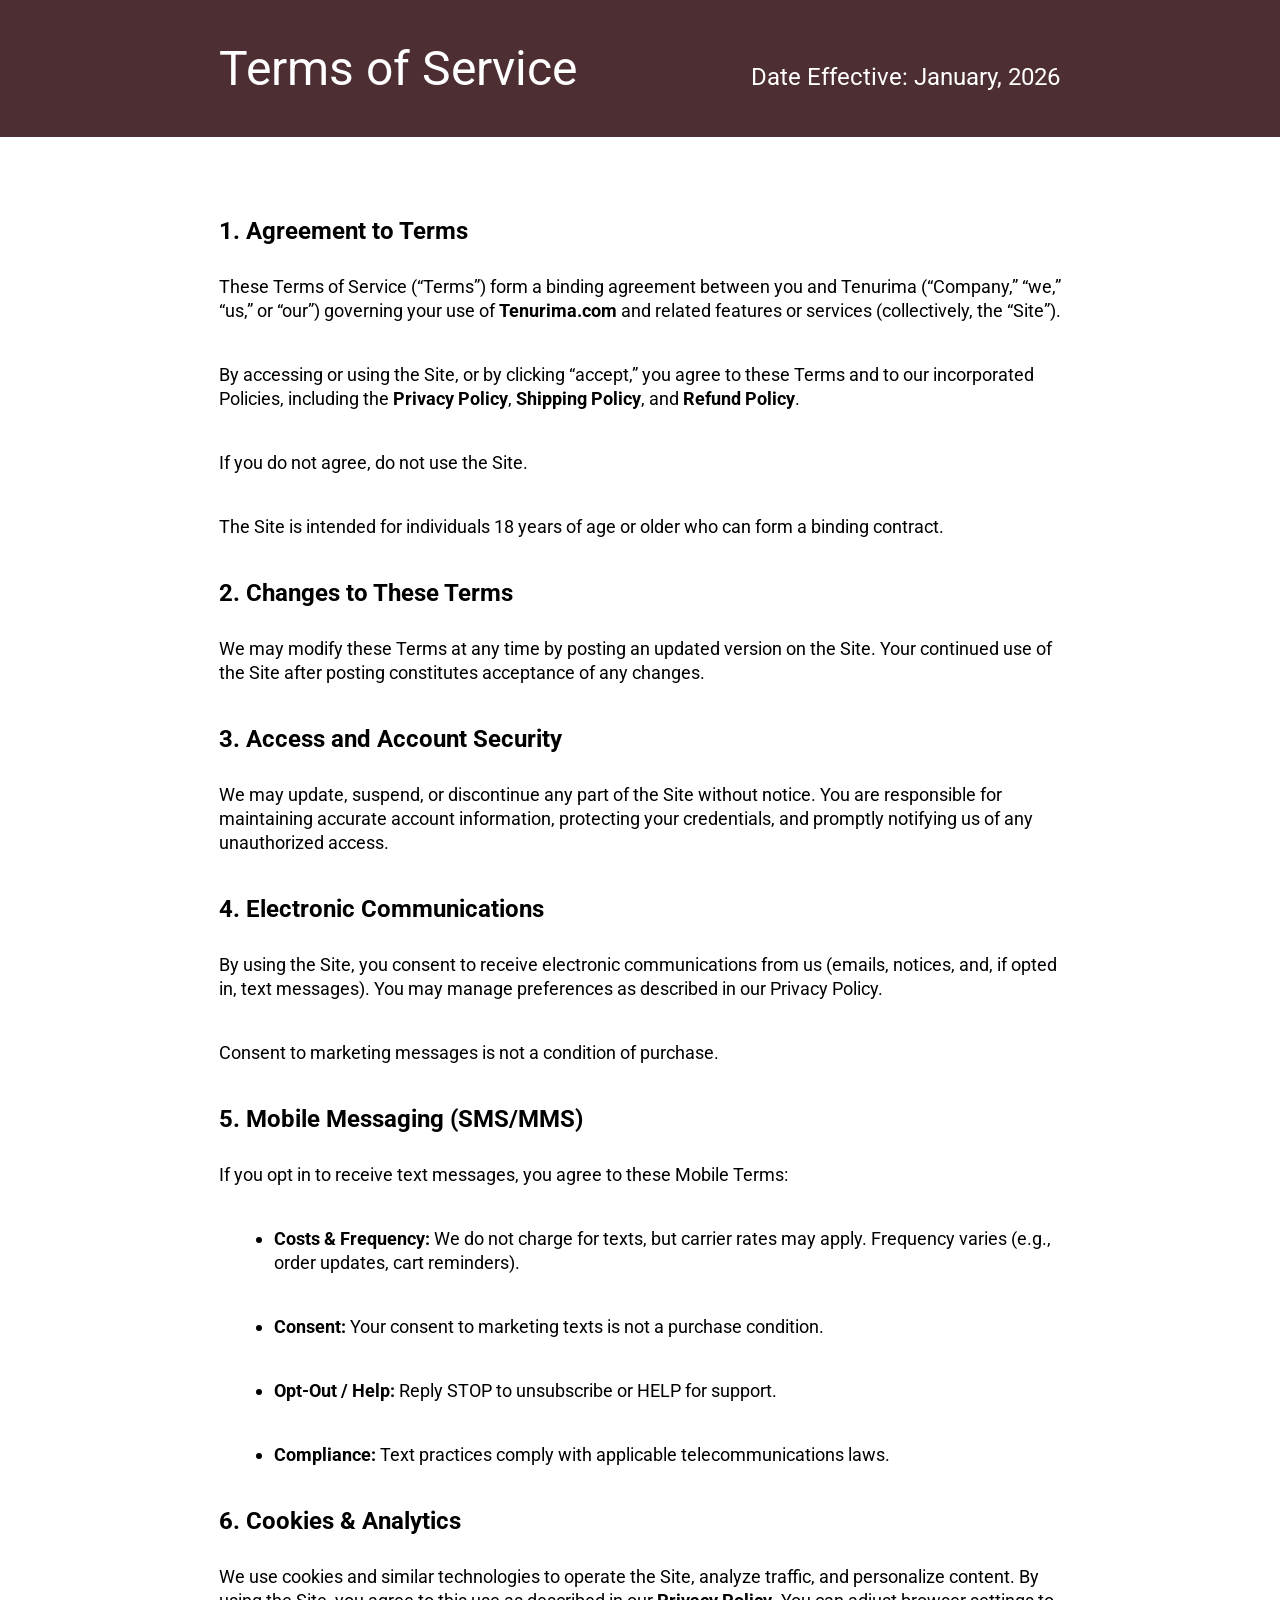
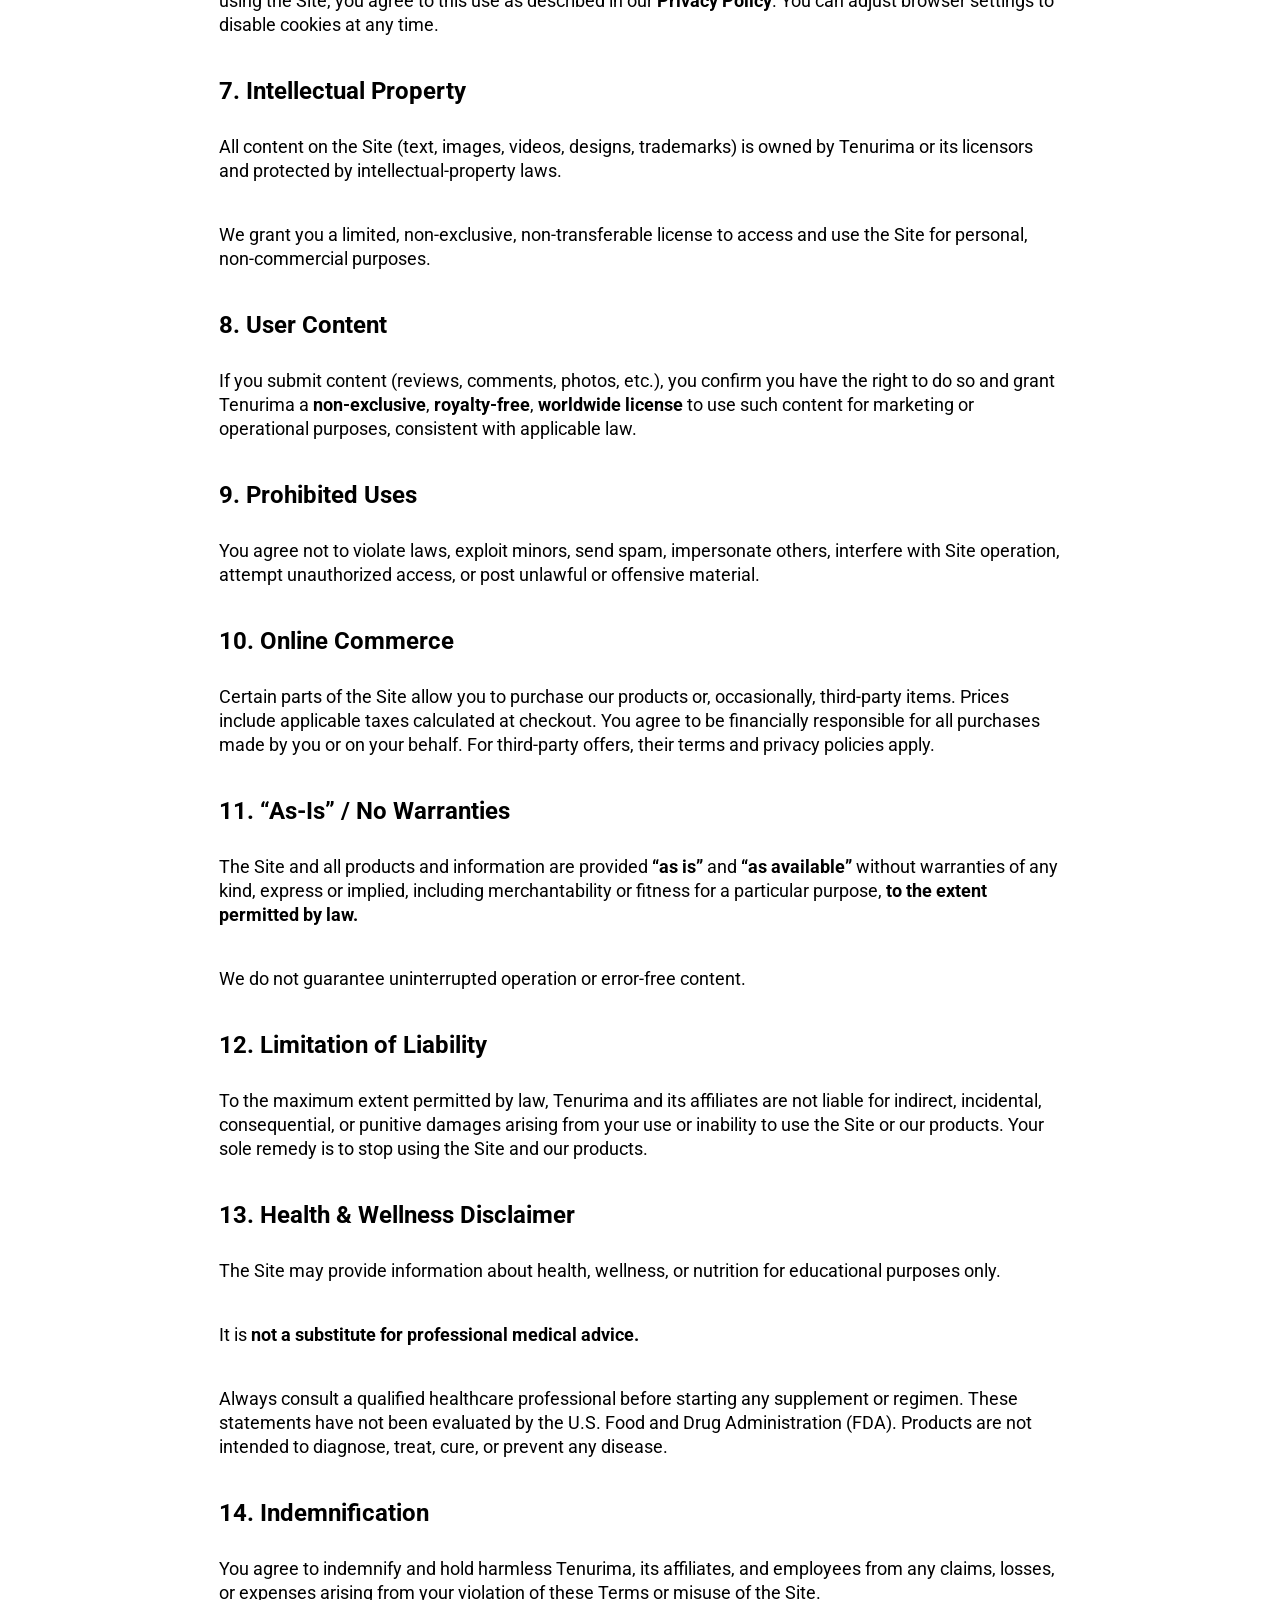
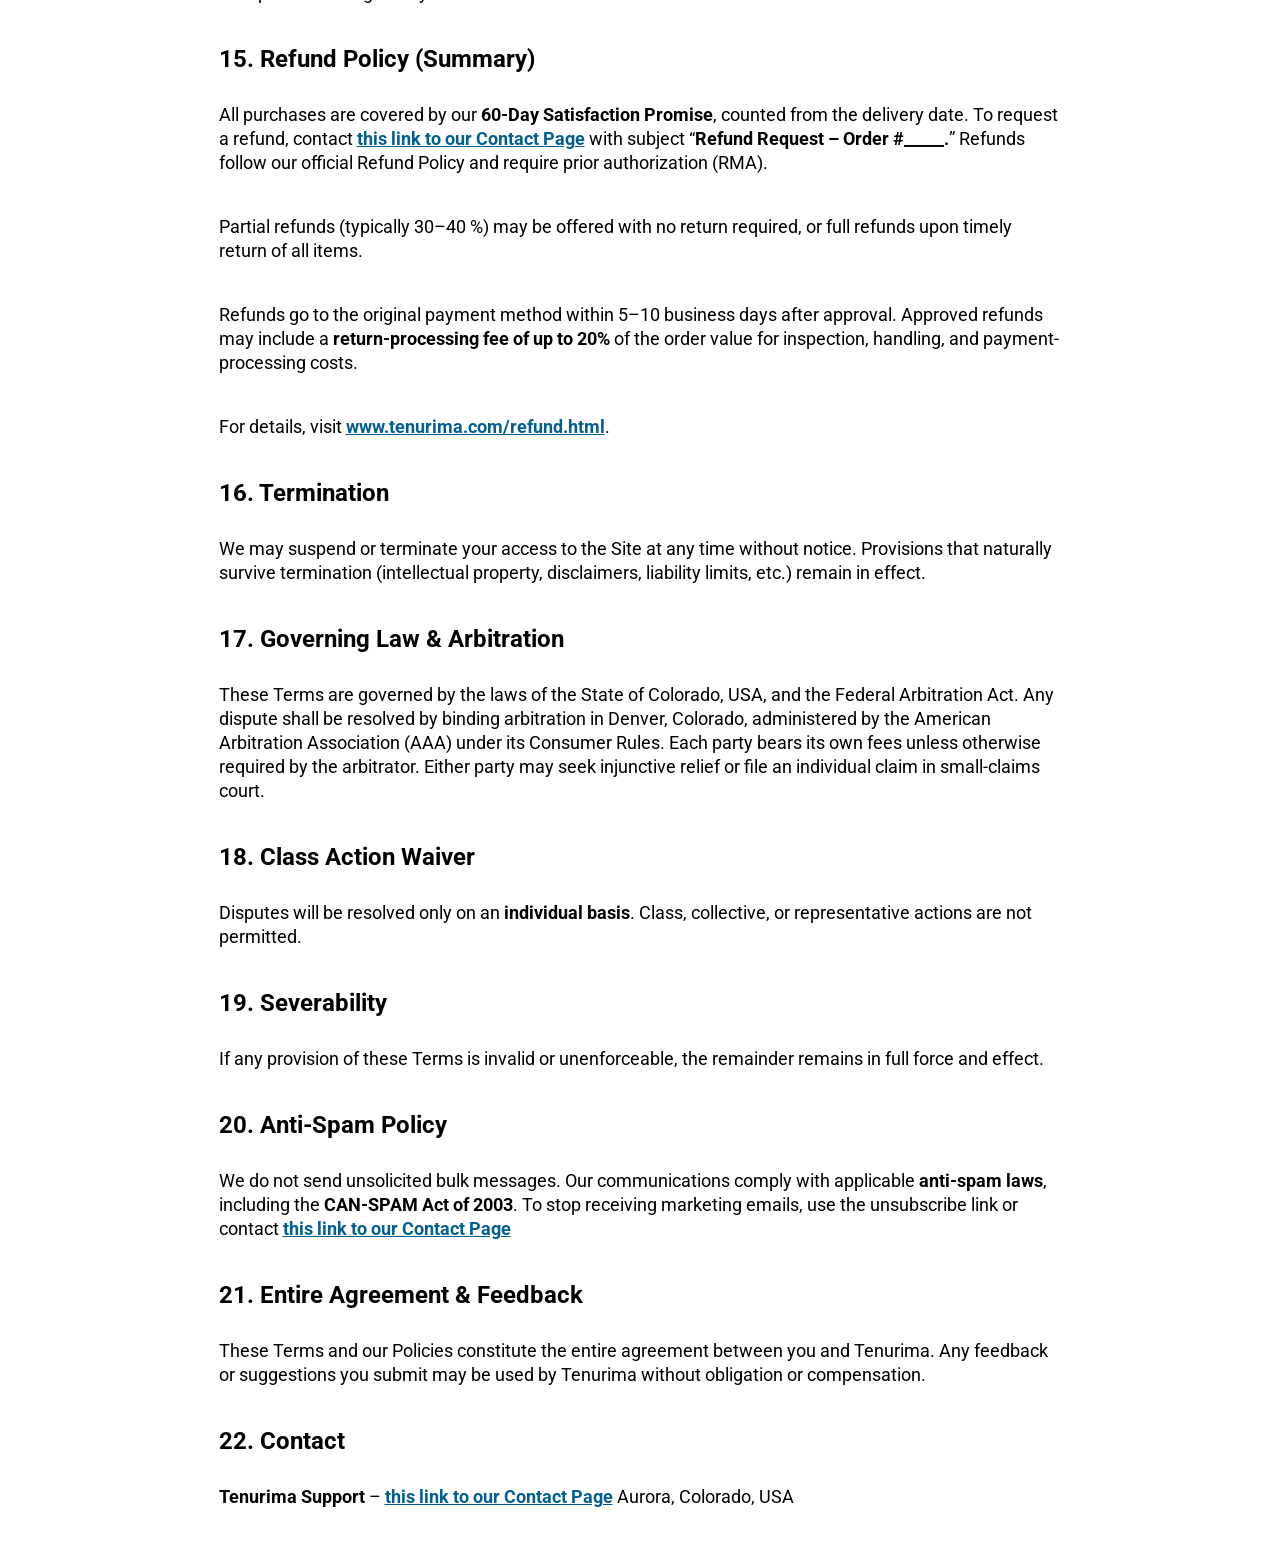
<file: terms.html>
<!DOCTYPE html>
<!-- saved from url=(0031)https://tenurima.com/terms.html -->
<html lang="en" dir="ltr"><head><meta http-equiv="Content-Type" content="text/html; charset=UTF-8">
    

    <meta name="viewport" content="width=device-width,initial-scale=1">
    <link rel="icon" href="https://tenurima.com/vsl-c/assets/img/Favicon_4.png">
    <title>Terms of Service</title>

    
      <link rel="stylesheet" href="css/institutional.css">
  </head>

  <body cz-shortcut-listen="true">
    <!-- Google Tag Manager (noscript) -->
    <noscript><iframe
        src="https://www.googletagmanager.com/ns.html?id=GTM-58RSJ6GT"
        height="0"
        width="0"
        class="visually-hidden"
      ></iframe
    ></noscript>
    <!-- End Google Tag Manager (noscript) -->

    <div class="banner">
      <div class="container row">
        <h1>Terms of Service</h1>
        <h2>Date Effective: January, 2026</h2>
      </div>
    </div>
    <div class="container">
      <h2>1. Agreement to Terms</h2>

        <p>
          These Terms of Service (“Terms”) form a binding agreement between you 
          and Tenurima (“Company,” “we,” “us,” or “our”) governing your use of 
          <b>Tenurima.com</b> and related features or services (collectively, the “Site”).
        </p>

        <p>
          By accessing or using the Site, or by clicking “accept,” you agree to
          these Terms and to our incorporated Policies, including the <b>Privacy Policy</b>,
          <b>Shipping Policy</b>, and <b>Refund Policy</b>.
        </p>

        <p>If you do not agree, do not use the Site.</p>

        <p>
          The Site is intended for individuals 18 years of age or older who can form
          a binding contract.
        </p>


      <h2>2. Changes to These Terms</h2>

      <p>
        We may modify these Terms at any time by posting an updated version on the Site.
        Your continued use of the Site after posting constitutes acceptance of any changes.
      </p>

      <h2>3. Access and Account Security</h2>

      <p>
        We may update, suspend, or discontinue any part of the Site without notice.
        You are responsible for maintaining accurate account information, protecting 
        your credentials, and promptly notifying us of any unauthorized access.
      </p>

      <h2>4. Electronic Communications</h2>

      <p>
        By using the Site, you consent to receive electronic communications from us 
        (emails, notices, and, if opted in, text messages).
        You may manage preferences as described in our Privacy Policy.  
      </p>
      <p>Consent to marketing messages is not a condition of purchase.</p>


      <h2>5. Mobile Messaging (SMS/MMS)</h2>

      <p>
        If you opt in to receive text messages, you agree to these Mobile Terms:
      </p>

      <ul>
        <li>
          <b>Costs &amp; Frequency:</b> We do not charge for texts, but carrier rates may apply. 
          Frequency varies (e.g., order updates, cart reminders).
        </li>
        <li>
          <b>Consent:</b> Your consent to marketing texts is not a purchase condition.
        </li>
        <li>
          <b>Opt-Out / Help:</b> Reply STOP to unsubscribe or HELP for support.
        </li>
        <li>
          <b>Compliance:</b> Text practices comply with applicable telecommunications laws.
        </li>
      </ul>

      <h2>6. Cookies &amp; Analytics</h2>

      <p>
        We use cookies and similar technologies to operate the Site, analyze traffic, 
        and personalize content.
        By using the Site, you agree to this use as described in our <b>Privacy Policy</b>.
        You can adjust browser settings to disable cookies at any time.
      </p>

      <h2>7. Intellectual Property</h2>

      <p>
        All content on the Site (text, images, videos, designs, trademarks) is owned by Tenurima or 
        its licensors and protected by intellectual-property laws.
      </p>
      <p>
        We grant you a limited, non-exclusive, non-transferable license to access and use the 
        Site for personal, non-commercial purposes.
      </p>

      <h2>8. User Content</h2>

      <p>
        If you submit content (reviews, comments, photos, etc.), you confirm you have the right to 
        do so and grant Tenurima a <b>non-exclusive</b>, <b>royalty-free</b>, <b>worldwide license</b> 
        to use such content 
        for marketing or operational purposes, consistent with applicable law.
      </p>

      <h2>9. Prohibited Uses</h2>

      <p>
        You agree not to violate laws, exploit minors, send spam, impersonate others, interfere with 
        Site operation, attempt unauthorized access, or post unlawful or offensive material.
      </p>

      <h2>10. Online Commerce</h2>

      <p>
        Certain parts of the Site allow you to purchase our products or, occasionally, third-party items.
        Prices include applicable taxes calculated at checkout.
        You agree to be financially responsible for all purchases made by you or on your behalf.
          For third-party offers, their terms and privacy policies apply.
      </p>

      <h2>11. “As-Is” / No Warranties</h2>

      <p>
        The Site and all products and information are provided <b>“as is”</b> and <b>“as available”</b>
        without 
        warranties of any kind, express or implied, including merchantability or fitness for a 
        particular purpose, <b>to the extent permitted by law.</b>
      </p>
        <p>We do not guarantee uninterrupted operation or error-free content.</p>


      <h2>12. Limitation of Liability</h2>

      <p>
        To the maximum extent permitted by law, Tenurima and its affiliates are not liable for indirect, incidental, 
        consequential, or punitive damages arising from your use or inability to use the Site or our products.
        Your sole remedy is to stop using the Site and our products.
      </p>

      <h2>13. Health &amp; Wellness Disclaimer</h2>

      <p>
        The Site may provide information about health, wellness, or nutrition for educational purposes only.
      </p>
      <p>
        It is <b>not a substitute for professional medical advice.</b>
      </p>
      <p>
        Always consult a qualified healthcare professional before starting any supplement or regimen.
        These statements have not been evaluated by the U.S. Food and Drug Administration (FDA).
        Products are not intended to diagnose, treat, cure, or prevent any disease.
      </p>

      <h2>14. Indemnification</h2>

      <p>
        You agree to indemnify and hold harmless Tenurima, its affiliates, and employees from any claims, 
        losses, or expenses arising from your violation of these Terms or misuse of the Site.
      </p>

      <h2>15. Refund Policy (Summary)</h2>

      <p>
        All purchases are covered by our <b>60-Day Satisfaction Promise</b>, counted from the delivery date.
        To request a refund, contact <b><a href="https://tenurima.com/contact.html" class="legal-link">this link to our Contact Page</a></b> with subject “<b>Refund Request – Order #_____.</b>”
        Refunds follow our official Refund Policy and require prior authorization (RMA).
      </p>

      <p>
        Partial refunds (typically 30–40 %) may be offered with no return required, or full refunds upon timely return of all items.
      </p>

      <p>
        Refunds go to the original payment method within 5–10 business days after approval.
        Approved refunds may include a <b>return-processing fee of up to 20%</b> of the order value for 
        inspection, handling, and payment-processing costs.
      </p>

      <p>
        For details, visit <a href="https://tenurima.com/www.Tenurima.com/refund.html" target="_blank"><b>www.tenurima.com/refund.html</b></a>.
      </p>

      <h2>16. Termination</h2>

      <p>
        We may suspend or terminate your access to the Site at any time without notice.
        Provisions that naturally survive termination (intellectual property, disclaimers, 
        liability limits, etc.) remain in effect.
      </p>

      <h2>17. Governing Law &amp; Arbitration</h2>

      <p>
        These Terms are governed by the laws of the State of Colorado, USA, and the Federal Arbitration 
        Act.
        Any dispute shall be resolved by binding arbitration in Denver, Colorado, administered 
        by the American 
        Arbitration Association (AAA) under its Consumer Rules.
        Each party bears its own fees unless otherwise required by the arbitrator.
        Either party may seek injunctive relief or file an individual claim in small-claims court.
      </p>
      <h2>18. Class Action Waiver</h2>

      <p>
        Disputes will be resolved only on an <b>individual basis</b>. Class, collective, or representative actions are not permitted.
      </p>

      <h2>19. Severability</h2>

      <p>
        If any provision of these Terms is invalid or unenforceable, the remainder remains in full force and effect.
      </p>

      <h2>20. Anti-Spam Policy</h2>

      <p>
        We do not send unsolicited bulk messages.
        Our communications comply with applicable <b>anti-spam laws</b>, including the <b>CAN-SPAM Act of 2003</b>.
        To stop receiving marketing emails, use the unsubscribe link or contact
        <b><a href="https://tenurima.com/contact.html" class="legal-link">this link to our Contact Page</a></b>

      </p>
      <h2>21. Entire Agreement &amp; Feedback</h2>

      <p>
        These Terms and our Policies constitute the entire agreement between you and Tenurima.
        Any feedback or suggestions you submit may be used by Tenurima without obligation or compensation.
      </p>
      <h2>22. Contact</h2>

      <p>
        <b>Tenurima Support</b> – <b><a href="https://tenurima.com/contact.html" class="legal-link">this link to our Contact Page</a></b>
        Aurora, Colorado, USA
      </p>
      <br>
    </div>
  

</body></html>
</file>
<file: css/contact.css>
/* ==========================================================================
   TENURIMA™ - CONTACT PAGE STYLESHEET
   ========================================================================== */

:root {
      --color-burgundy-900: #150005;
      --color-burgundy-800: #44000c;
      --color-burgundy-500: #a93f48;
      --color-red-accent: #ff4848;
      --color-bg-light: #f4f4f4;
      --color-white: #ffffff;
      --color-text-body: #736467;
      --color-text-dark: #150005;
      --font-primary: 'Montserrat', sans-serif;
    }

    *, *::before, *::after {
      box-sizing: border-box;
      margin: 0;
      padding: 0;
    }

    body {
      font-family: var(--font-primary);
      color: var(--color-text-body);
      background-color: var(--color-bg-light);
      line-height: 1.6;
      -webkit-font-smoothing: antialiased;
    }

    header {
      background-color: var(--color-burgundy-800);
      color: var(--color-white);
      padding: 40px 20px;
      text-align: center;
      border-bottom: 4px solid var(--color-burgundy-500);
    }

    header .header-container {
      max-width: 900px;
      margin: 0 auto;
    }

    header a.back-home {
      display: inline-flex;
      align-items: center;
      gap: 8px;
      color: var(--color-white);
      text-decoration: none;
      font-size: 14px;
      margin-bottom: 16px;
      font-weight: 500;
      transition: color 0.2s;
    }

    header a.back-home:hover {
      color: var(--color-red-accent);
      text-decoration: underline;
    }

    header h1 {
      font-size: 36px;
      font-weight: 700;
      margin-bottom: 8px;
    }

    header p {
      font-size: 18px;
      color: rgba(255, 255, 255, 0.85);
    }

    main {
      max-width: 900px;
      margin: 40px auto;
      padding: 0 20px 60px;
    }

    .contact-card {
      background: var(--color-white);
      border-radius: 16px;
      padding: 40px;
      box-shadow: 0 4px 20px rgba(0, 0, 0, 0.06);
      margin-bottom: 32px;
    }

    .intro-block {
      border-bottom: 1px solid #e5e5e5;
      padding-bottom: 24px;
      margin-bottom: 32px;
    }

    .intro-block p {
      font-size: 18px;
      margin-bottom: 16px;
    }

    .email-highlight {
      background: #fff5f5;
      border: 1px solid var(--color-red-accent);
      border-radius: 12px;
      padding: 16px 20px;
      display: inline-block;
      margin: 12px 0;
      font-size: 18px;
      font-weight: 600;
    }

    .email-highlight a {
      color: var(--color-burgundy-800);
      text-decoration: none;
    }

    .email-highlight a:hover {
      text-decoration: underline;
    }

    .step-item {
      display: flex;
      flex-direction: column;
      gap: 12px;
      margin-bottom: 32px;
      padding-bottom: 24px;
      border-bottom: 1px dashed #e2e8f0;
    }

    .step-item:last-of-type {
      border-bottom: none;
    }

    .step-title {
      color: var(--color-burgundy-800);
      font-size: 24px;
      font-weight: 700;
    }

    .step-content ul {
      margin-left: 24px;
      margin-top: 12px;
      margin-bottom: 12px;
    }

    .step-content li {
      font-size: 16px;
      margin-bottom: 6px;
    }

    .tip-box {
      background: #fdf2f4;
      border-left: 4px solid var(--color-burgundy-500);
      padding: 24px;
      border-radius: 8px;
      margin-top: 32px;
      margin-bottom: 40px;
    }

    .tip-box h3 {
      color: var(--color-burgundy-800);
      font-size: 20px;
      margin-bottom: 8px;
    }

    .cta-container {
      text-align: center;
      margin-top: 40px;
    }

    .btn-support {
      display: inline-block;
      background: linear-gradient(180deg, #35f60f 0%, #1fa604 100%);
      color: #fff;
      font-size: 20px;
      font-weight: 700;
      text-transform: uppercase;
      padding: 18px 40px;
      border-radius: 50px;
      border-bottom: 5px solid #116800;
      text-decoration: none;
      transition: all 0.3s ease;
      box-shadow: 0 6px 20px rgba(53, 246, 15, 0.3);
    }

    .btn-support:hover {
      transform: translateY(-2px);
      filter: brightness(1.1);
      box-shadow: 0 8px 25px rgba(53, 246, 15, 0.4);
    }

    footer {
      background: var(--color-burgundy-900);
      color: var(--color-white);
      text-align: center;
      padding: 32px 20px;
      font-size: 14px;
    }

    footer a {
      color: var(--color-white);
      margin: 0 12px;
      text-decoration: none;
    }

    footer a:hover {
      text-decoration: underline;
    }

    @media (max-width: 600px) {
      header h1 {
        font-size: 28px;
      }
      .contact-card {
        padding: 24px 16px;
      }
      .step-title {
        font-size: 20px;
      }
      .btn-support {
        width: 100%;
        padding: 16px 20px;
        font-size: 18px;
      }
    }

.footer-nav {
  margin-top: 12px;
}
</file>
<file: css/institutional.css>
/* ==========================================================================
   TENURIMA™ - INSTITUTIONAL & LEGAL PAGES STYLESHEET
   ========================================================================== */

@import url("https://fonts.googleapis.com/css?family=Roboto:400,500,700");
      .playbutton-overlay svg {
        fill: #9a1027 !important;
      }
      .desktop-only.headline h1 {
        color: #fff;
        font-size: 80px;
      }
      .desktop-only.headline h2 {
        color: #fff;
        font-size: 38px;
        text-align: center;
        letter-spacing: -0.0125em;
      }
      .mobile-only.headline h1 {
        color: #fff;
        font-size: 8.2vw;
      }
      .mobile-only.headline h2 {
        color: #fff;
        font-size: 6vw;
        text-align: center;
      }
      .section__first {
        background-color: #000 !important;
      }
      .big-checkmark-image {
        background: #fff;
        border-radius: 85px;
        border: 3px solid #fff;
      }
      .phase-1.page-container > .content-section#cards-section {
        background: #000;
      }
      .phase-1.page-container
        > .content-section#cards-section
        .cards-image-mask
        svg
        path {
        fill: #9a1027;
      }
      .phase1 #feature-section.references {
        background: #000 !important;
      }
      .phase1 #feature-section.references .accent-h2 {
        color: #fff !important;
      }
      .video {
        border: solid #fff;
        border-radius: 20rem !important;
      }
      .options1
        .exit-pop.light-green-box.lighter-centered
        .row
        .column
        .bottles-wrap
        > img {
        transform: scale(1.2) !important;
      }
      @media (min-width: 1440px) {
        .doc-image-big {
          width: 113%;
        }
      }
      .satisfaction-section div:not(.message) h3 {
        color: #9a1027 !important;
      }
      .satisfaction-section .message img:not(.signature) {
        width: 355rem !important;
      }
      @media (min-width: 800px) {
        .watch-section {
          background-color: #9a1027 !important;
          max-width: 100% !important;
          margin: 0 auto;
        }
      }
      @media (min-width: 800px) {
        .watch-section ul li {
          background-color: #7f0d20 !important;
        }
      }
      .feature-section .desktop-only h1 {
        font-size: 77rem !important;
      }
      .feature-section .desktop-only h2 {
        font-size: 35rem !important;
        margin-bottom: 0 !important;
        filter: brightness(1) !important;
      }
      @media (min-width: 800px) {
        .feature-section .logos li svg path {
          fill: #7f0d20 !important;
        }
      }
      @media (max-width: 799px) {
        .feature-section .logos li svg path {
          fill: #fff !important;
        }
      }
      @media (min-width: 800px) {
        .references-section {
          background-color: #000 !important;
          max-width: 100%;
        }
      }
      @media (min-width: 800px) {
        .references-section h3,
        .references-section ol li {
          color: #fff !important;
        }
      }
      @media screen and (min-width: 799px) {
        .landing-only.desktop-only {
          padding: 25rem 50rem 50rem !important;
        }
      }
      html {
        height: 100%;
      }
      body,
      html {
        margin: 0;
        padding: 0;
      }
      * {
        box-sizing: border-box;
      }
      h1,
      h2,
      h3,
      h4,
      h5,
      h6,
      li,
      p,
      ul {
        margin: 0;
        padding: 0;
        line-height: normal;
        font-family: Roboto, Arial;
      }
      .row:after,
      .row:before {
        content: "";
        display: block;
        clear: both;
      }
      h2 {
        font-size: 24px;
        font-weight: 700;
        margin-bottom: 30px;
      }
      li,
      p {
        font-size: 18px;
        line-height: 24px;
        margin-bottom: 40px;
      }
      a {
        color: #035f8f;
      }
      .container {
        padding: 0 5%;
        margin: auto;
      }
      ul {
        padding: 0 0 0 55px;
      }
      .banner {
        background: #4D2E33;
        padding: 40px 0;
        margin: 0 0 80px;
      }
      .banner h1 {
        font-size: 48px;
      }
      .banner h1,
      .banner h2 {
        color: #fff;
        font-weight: 400;
      }
      .styled-list {
        border: 2px solid #e6e6e6;
        border-radius: 5px;
        margin: 0 0 40px;
      }
      .styled-list ul {
        padding: 0;
      }
      .styled-list ul li {
        list-style-type: none;
        padding: 15px 20px;
        margin: 0;
      }
      .styled-list ul li:nth-child(2n) {
        background: #f5f5f5;
      }
      .styled-list ul li p.icon img {
        margin-right: 10px;
        vertical-align: middle;
      }
      .styled-list ul li p {
        display: inline-block;
        vertical-align: middle;
        margin: 0;
        font-size: 14px;
      }
      .styled-list ul li p:first-child {
        width: 25%;
      }
      .styled-list.refund ul li p {
        width: 49%;
      }
      .label {
        width: 100%;
        display: block;
        margin: 15px auto;
      }
      @media (min-width: 1024px) {
        .container {
          width: 843px;
          padding: 0;
        }
        .banner h2 {
          text-align: right;
        }
        .banner h1,
        .banner h2 {
          display: inline-block;
          width: 49.7%;
          vertical-align: inherit;
          margin: 0;
        }
        .styled-list {
          width: 505px;
        }
        .styled-list ul li p {
          font-size: 18px;
        }
      }

/* Utility Classes replacing inline styles */
.visually-hidden {
  display: none !important;
  visibility: hidden !important;
}

.legal-link {
  text-decoration: underline !important;
  color: #035f8f !important;
}

.legal-link:hover {
  color: #9a1027 !important;
}

.no-underline {
  text-decoration: none !important;
}

.imagem-responsiva {
  border: 3px solid black;
  max-width: 100%;
  height: auto;
  display: block;
  margin: auto;
  cursor: pointer;
}

#imagem-zoom {
  max-width: 100%;
  height: auto;
  cursor: pointer;
  transition: transform 0.3s;
}

#imagem-zoom.zoomed {
  transform: scale(2);
  cursor: zoom-out;
}
</file>
